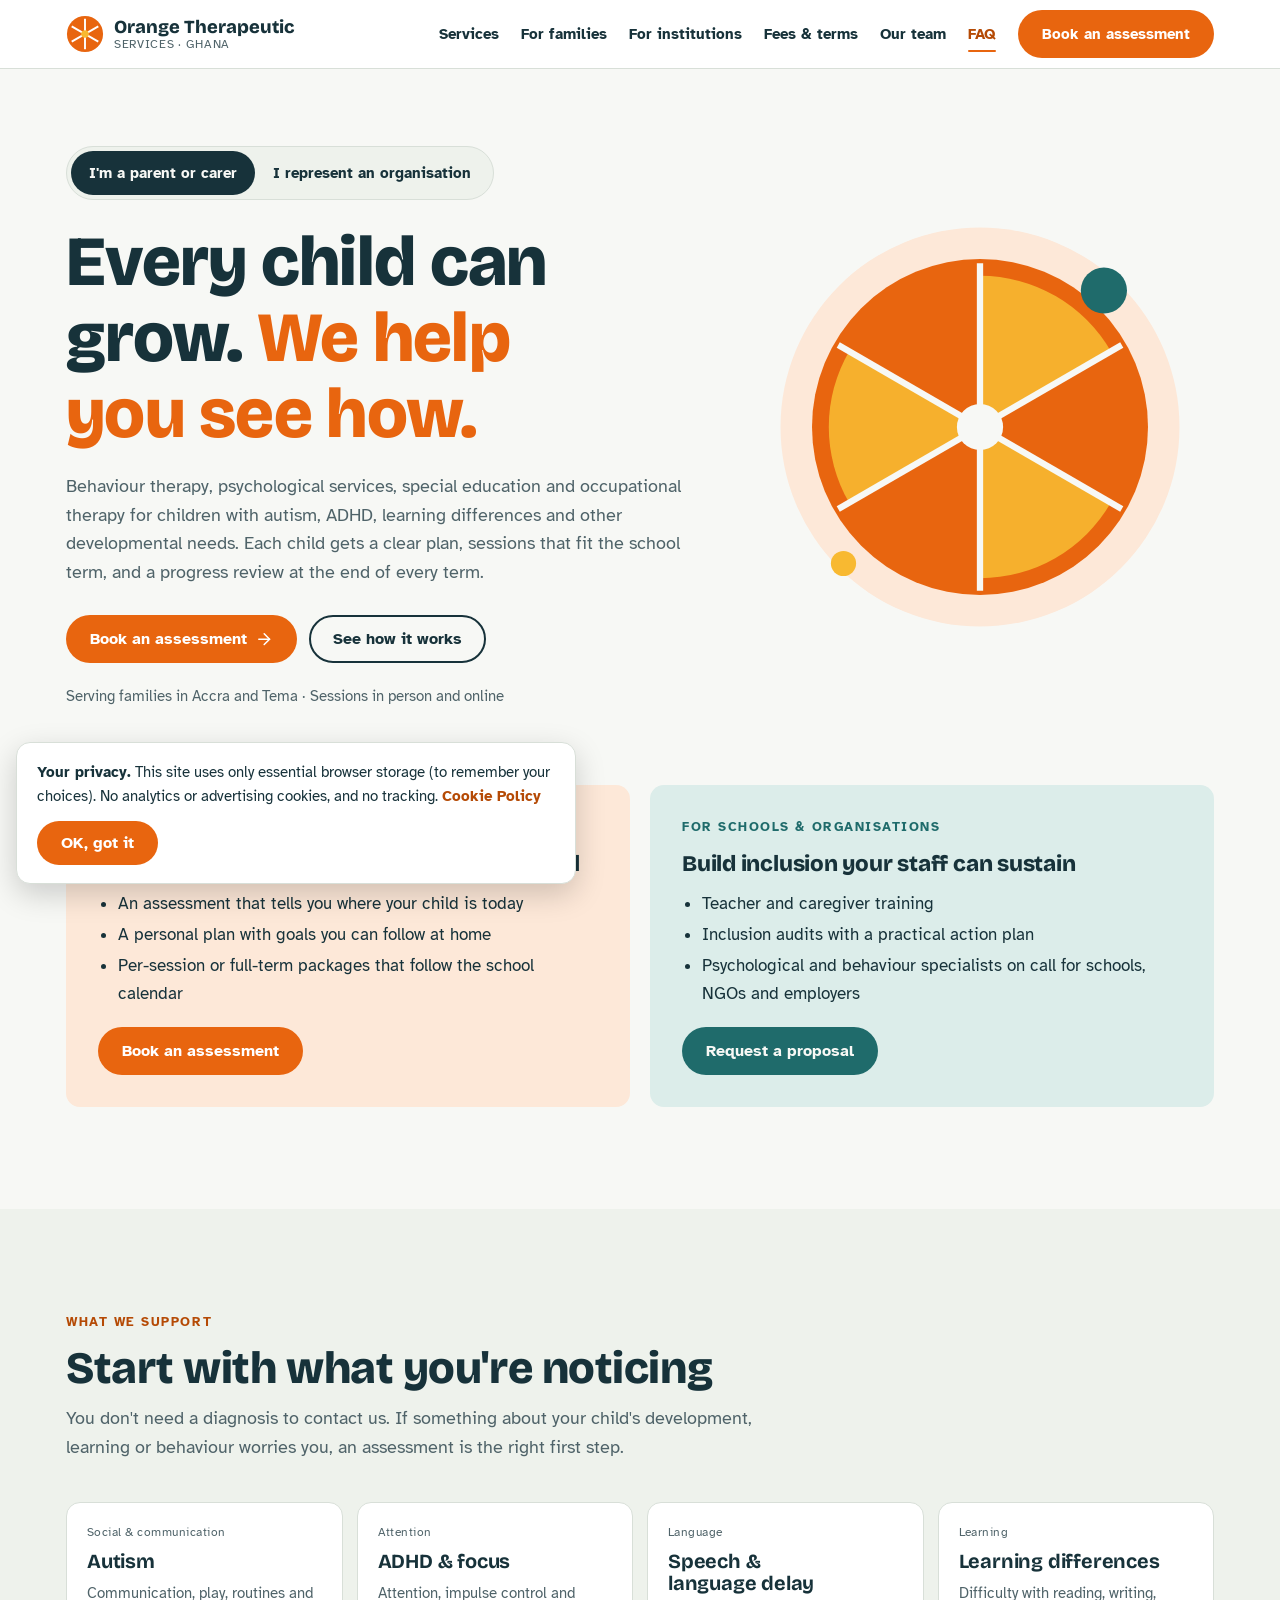
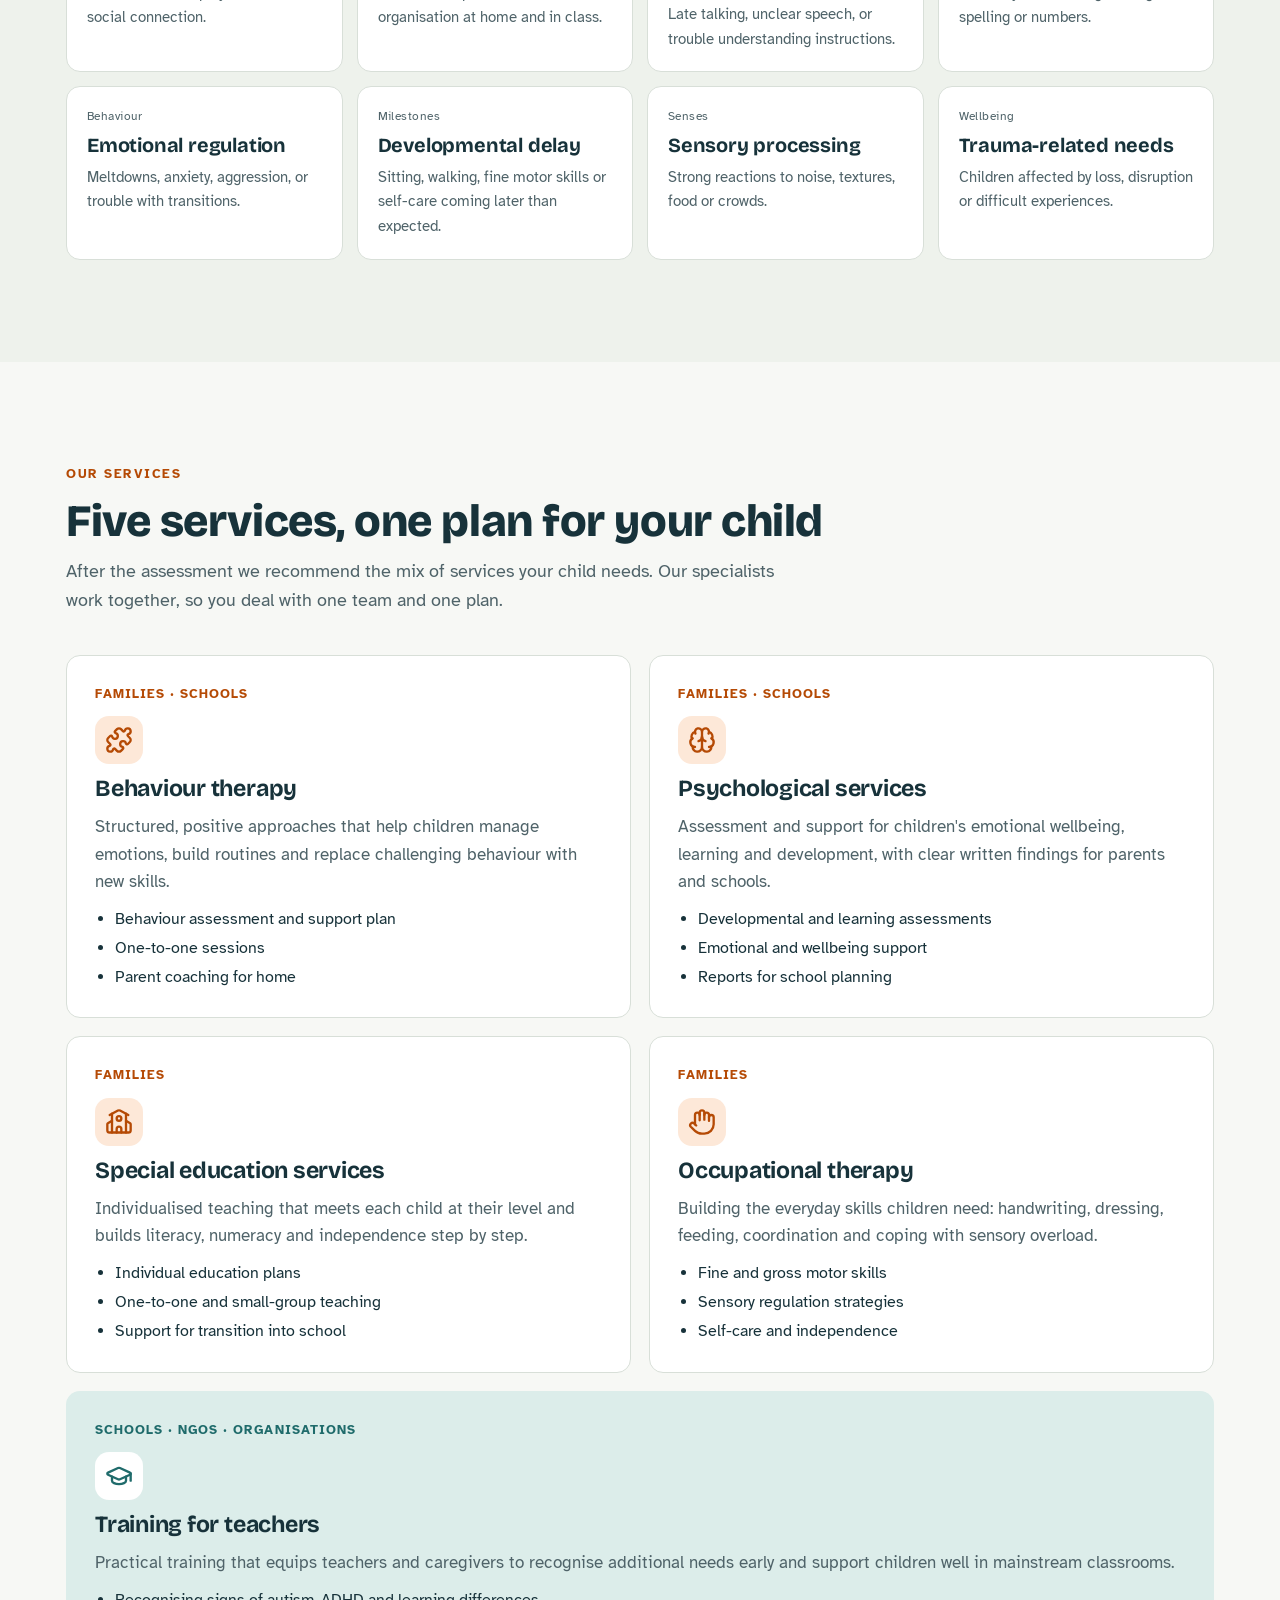
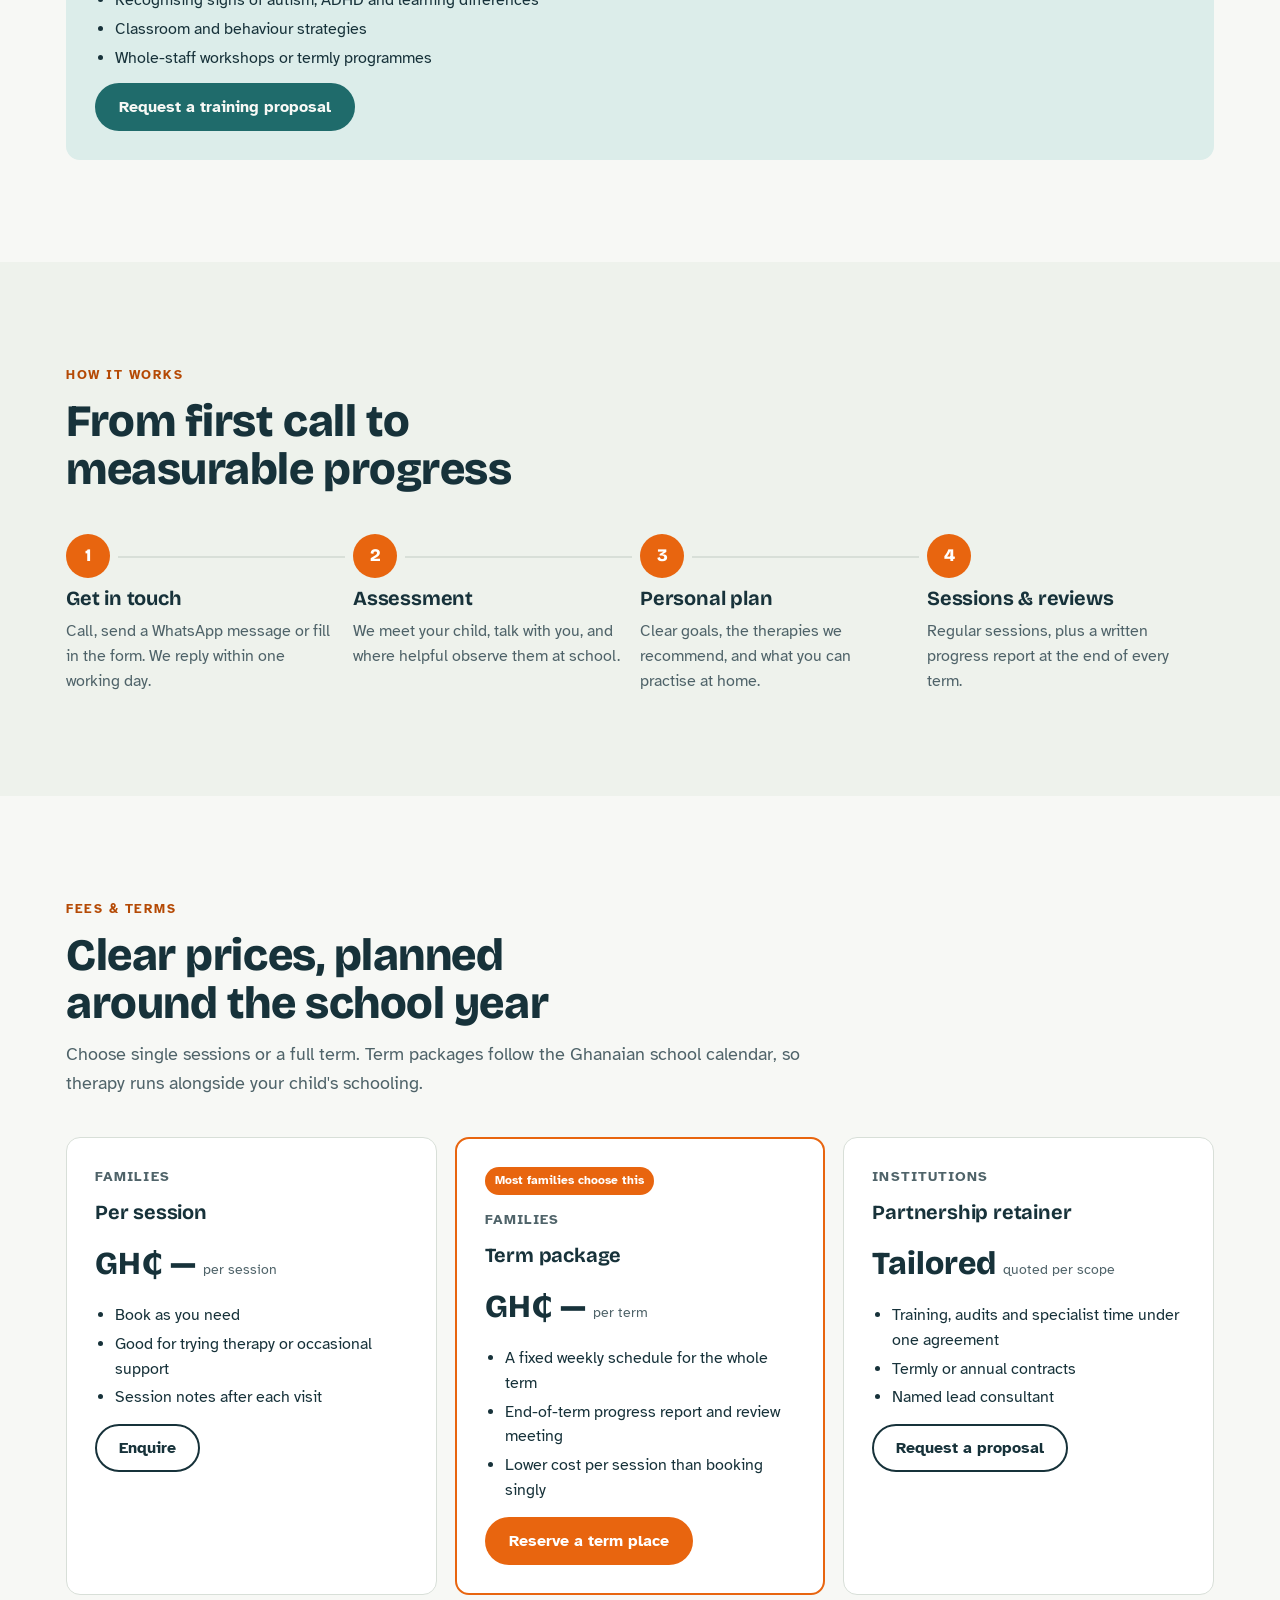
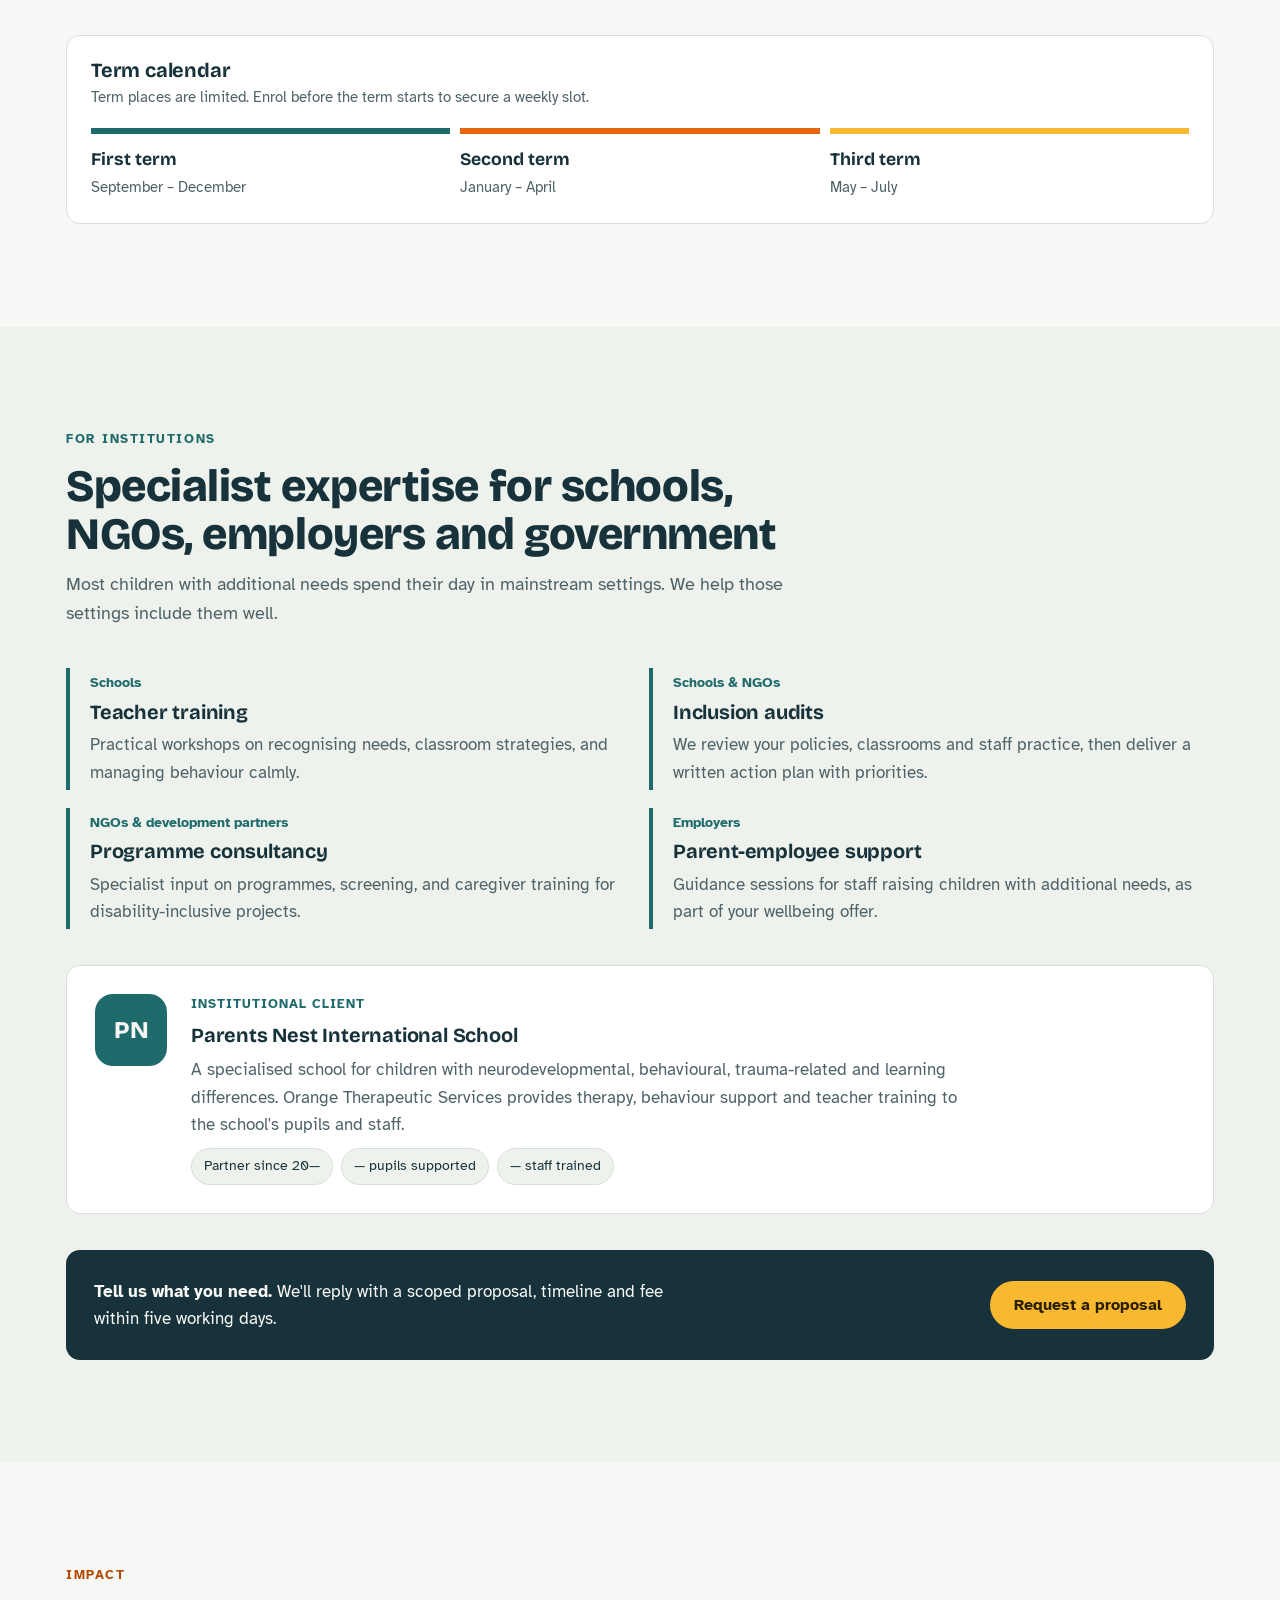
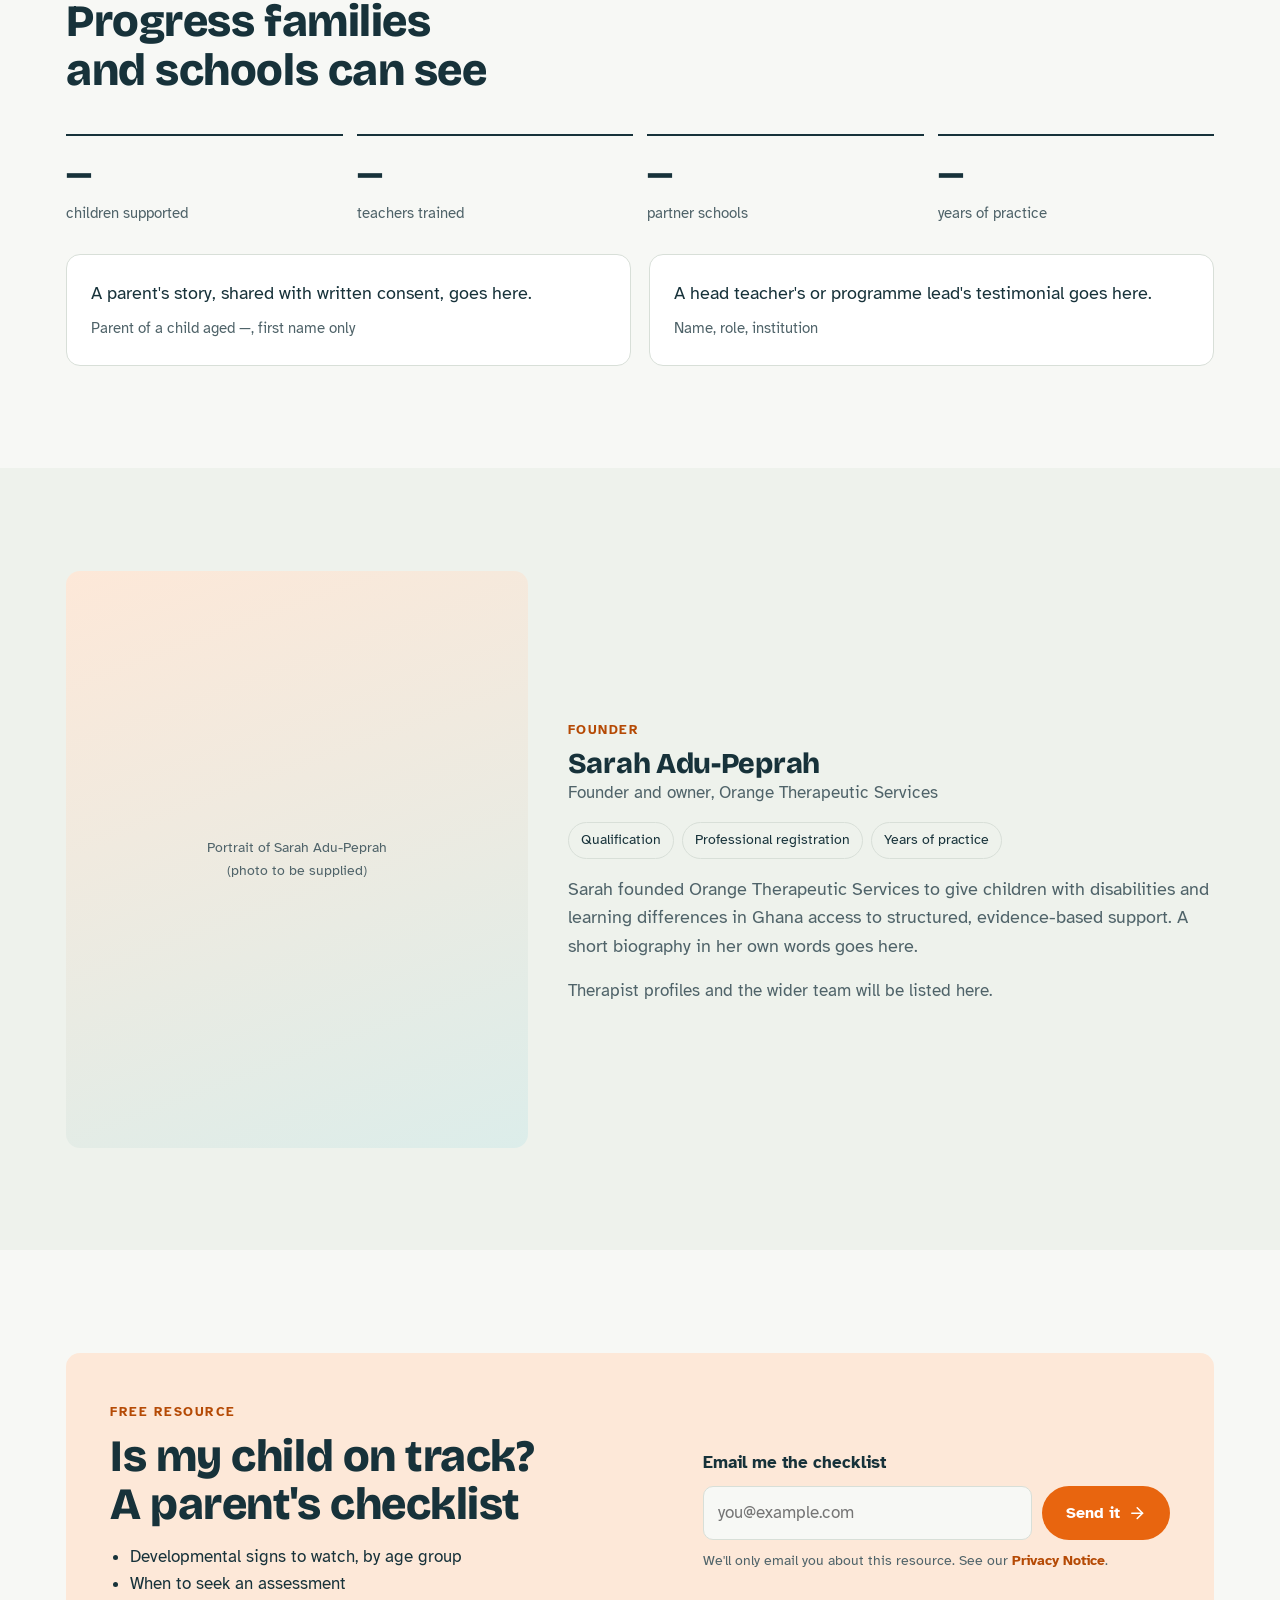
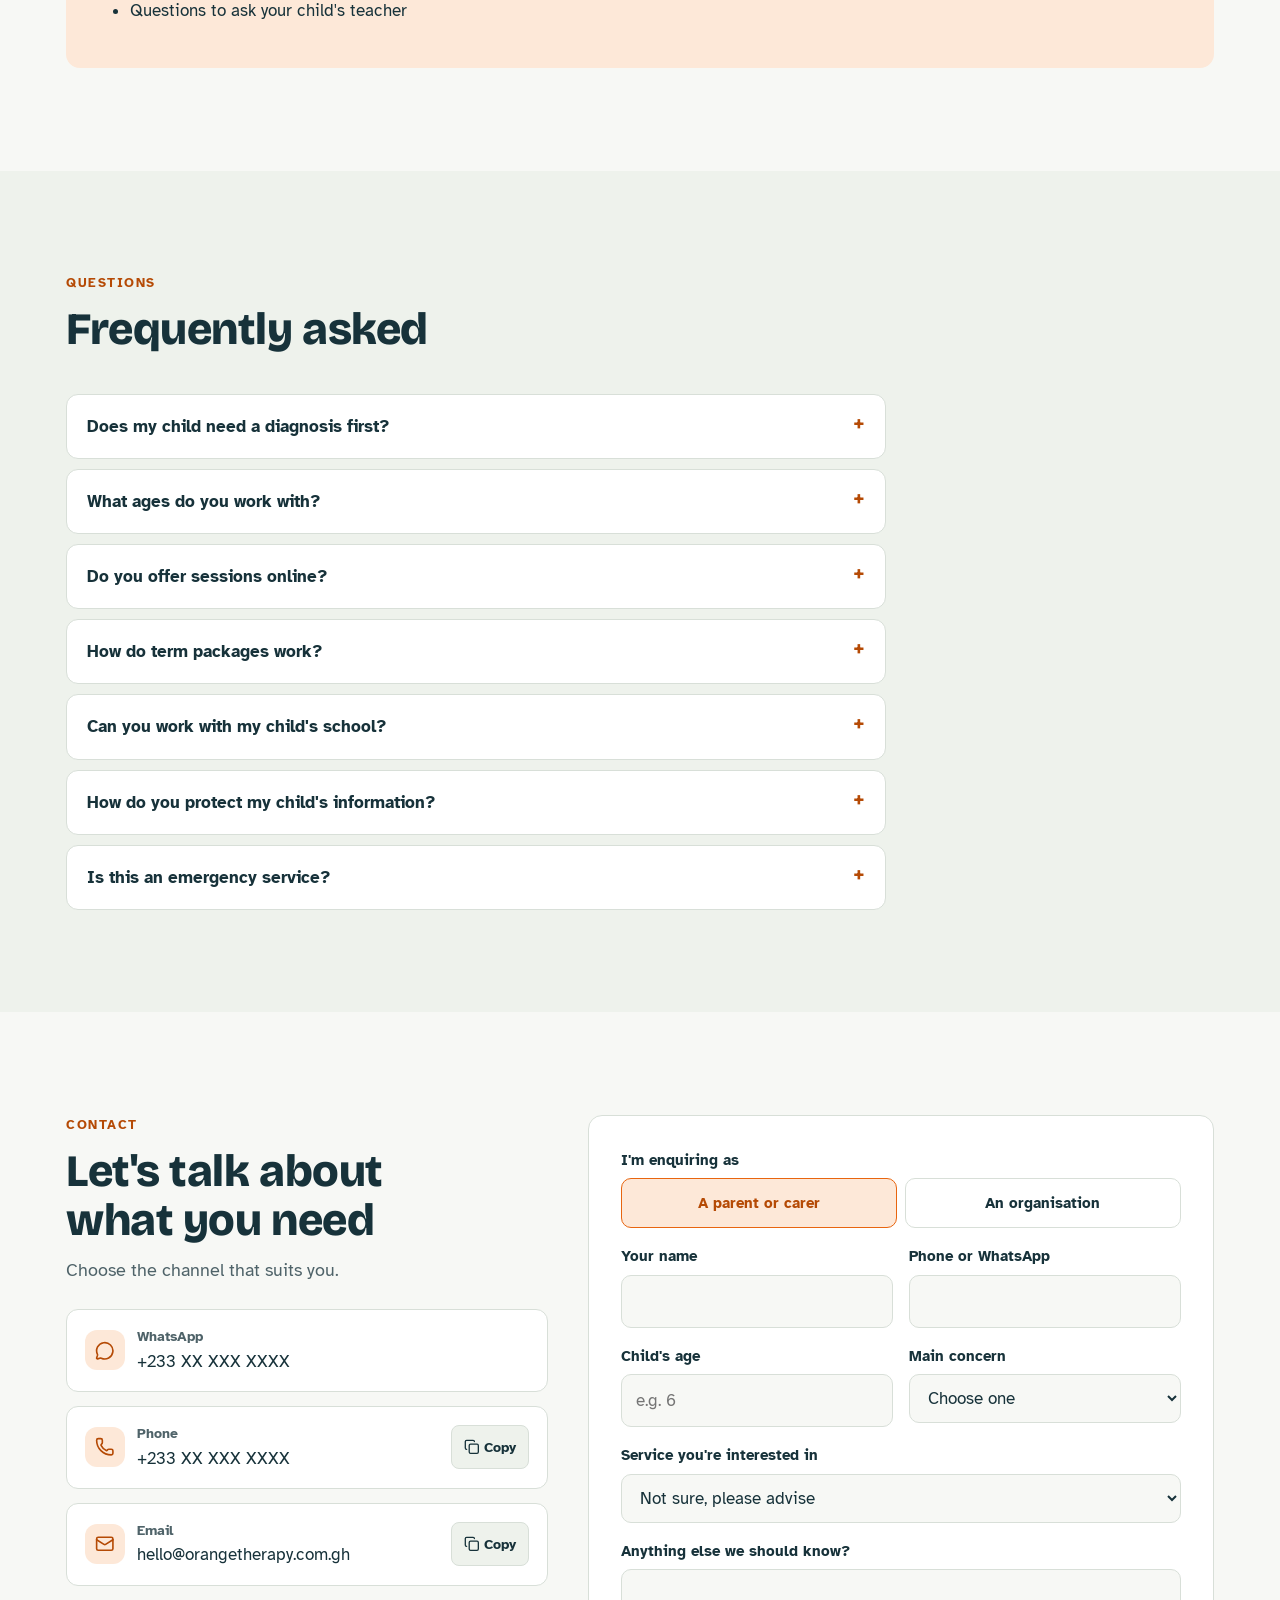
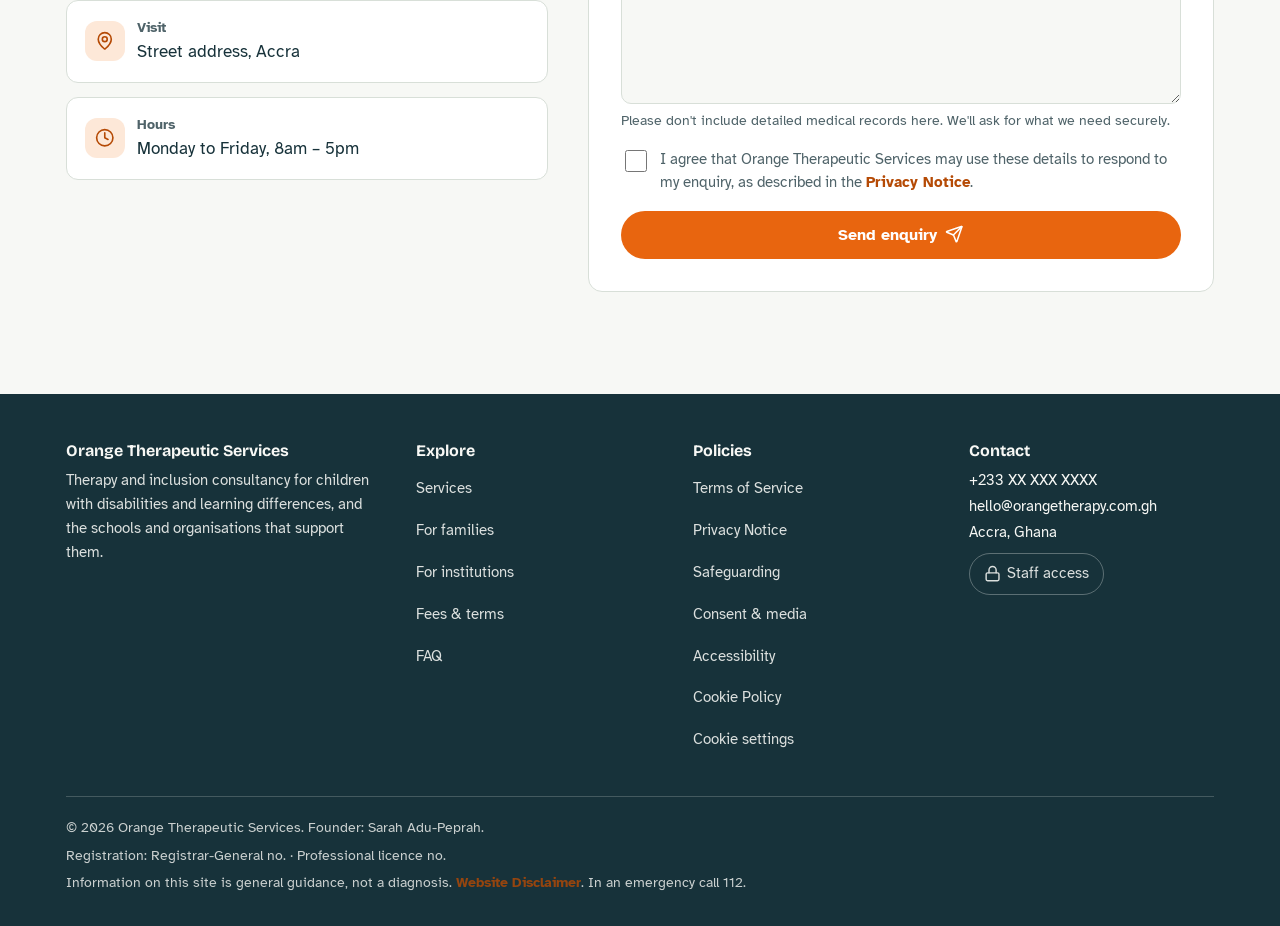
<file: index.html>
<!doctype html>
<html lang="en-GH">
<head>
<meta charset="utf-8">
<meta name="viewport" content="width=device-width, initial-scale=1, viewport-fit=cover">
<title>Orange Therapeutic Services | Child therapy &amp; inclusion consultancy, Accra</title>
<meta name="description" content="Behaviour therapy, psychological services, special education, occupational therapy and teacher training for children with disabilities and learning differences in Ghana. For families and institutions.">
<meta http-equiv="Content-Security-Policy" content="default-src 'self'; script-src 'self'; style-src 'self' 'unsafe-inline'; img-src 'self' data: https:; font-src 'self'; connect-src 'self' https://vekihiypdosshilpjaie.supabase.co; form-action 'self'; base-uri 'self'; object-src 'none'">
<meta name="referrer" content="strict-origin-when-cross-origin">
<meta name="theme-color" content="#E8650F">
<link rel="canonical" href="https://frank-peprah.github.io/orange-therapeutic-services/">
<link rel="icon" href="assets/favicon.svg" type="image/svg+xml">
<link rel="apple-touch-icon" href="assets/apple-touch-icon.png">
<link rel="manifest" href="site.webmanifest">
<meta property="og:type" content="website">
<meta property="og:site_name" content="Orange Therapeutic Services">
<meta property="og:title" content="Orange Therapeutic Services: every child can grow">
<meta property="og:description" content="Therapy and inclusion consultancy for children with disabilities and learning differences in Ghana, for families, schools and organisations.">
<meta property="og:url" content="https://frank-peprah.github.io/orange-therapeutic-services/">
<meta property="og:image" content="https://frank-peprah.github.io/orange-therapeutic-services/assets/og-image.png">
<meta property="og:image:width" content="1200">
<meta property="og:image:height" content="630">
<meta property="og:locale" content="en_GH">
<meta name="twitter:card" content="summary_large_image">
<link rel="preload" href="assets/fonts/bricolage-grotesque-latin-opsz-normal.woff2" as="font" type="font/woff2" crossorigin>
<link rel="preload" href="assets/fonts/atkinson-hyperlegible-latin-400-normal.woff2" as="font" type="font/woff2" crossorigin>
<link rel="stylesheet" href="assets/vendor/notyf-3.10.0.min.css">
<link rel="stylesheet" href="assets/css/site.css">
<script type="application/ld+json" id="ld">
{"@context":"https://schema.org","@type":"MedicalBusiness","name":"Orange Therapeutic Services","url":"https://frank-peprah.github.io/orange-therapeutic-services/","logo":"https://frank-peprah.github.io/orange-therapeutic-services/assets/apple-touch-icon.png","image":"https://frank-peprah.github.io/orange-therapeutic-services/assets/og-image.png","description":"Behaviour therapy, psychological services, special education, occupational therapy and teacher training for children with disabilities and learning differences.","founder":{"@type":"Person","name":"Sarah Adu-Peprah"},"areaServed":[{"@type":"City","name":"Accra"},{"@type":"City","name":"Tema"}],"address":{"@type":"PostalAddress","addressLocality":"Accra","addressCountry":"GH"},"knowsAbout":["Behaviour therapy","Psychological assessment","Special education","Occupational therapy","Teacher training","Autism","ADHD","Learning differences"],"currenciesAccepted":"GHS"}
</script>
</head>
<body>
<a class="skip" href="#main">Skip to content</a>

<header class="site">
  <div class="wrap nav">
    <a class="brand" href="./" aria-label="Orange Therapeutic Services home">
      <svg width="38" height="38" viewBox="0 0 40 40" aria-hidden="true"><circle cx="20" cy="20" r="19" fill="var(--orange)"/><g stroke="var(--surface)" stroke-width="2"><line x1="20" y1="4" x2="20" y2="36"/><line x1="6" y1="12" x2="34" y2="28"/><line x1="6" y1="28" x2="34" y2="12"/></g><circle cx="20" cy="20" r="4" fill="var(--sun)"/></svg>
      <span>Orange Therapeutic<small>Services · Ghana</small></span>
    </a>
    <button class="menu-btn" id="menuBtn" type="button" aria-controls="navLinks" aria-expanded="false" aria-label="Open menu">
      <svg class="i i-lg i-open" aria-hidden="true"><use href="assets/icons.svg#i-menu"/></svg><svg class="i i-lg i-close" aria-hidden="true"><use href="assets/icons.svg#i-x"/></svg>
    </button>
    <nav class="links" id="navLinks" data-open="false" aria-label="Main">
      <a href="#services"><span>Services</span><svg class="i i-chev" aria-hidden="true"><use href="assets/icons.svg#i-chevron-right"/></svg></a>
      <a href="#families"><span>For families</span><svg class="i i-chev" aria-hidden="true"><use href="assets/icons.svg#i-chevron-right"/></svg></a>
      <a href="#institutions"><span>For institutions</span><svg class="i i-chev" aria-hidden="true"><use href="assets/icons.svg#i-chevron-right"/></svg></a>
      <a href="#fees"><span>Fees &amp; terms</span><svg class="i i-chev" aria-hidden="true"><use href="assets/icons.svg#i-chevron-right"/></svg></a>
      <a href="#team"><span>Our team</span><svg class="i i-chev" aria-hidden="true"><use href="assets/icons.svg#i-chevron-right"/></svg></a>
      <a href="#faq"><span>FAQ</span><svg class="i i-chev" aria-hidden="true"><use href="assets/icons.svg#i-chevron-right"/></svg></a>
      <a class="btn btn-primary" href="#contact" data-pick="family">Book an assessment</a>
    </nav>
    <div class="nav-backdrop" id="navBackdrop" aria-hidden="true"></div>
  </div>
</header>

<main id="main">
<section class="hero" aria-labelledby="heroTitle">
  <div class="wrap hero-grid">
    <div>
      <div class="switch" role="group" aria-label="I am">
        <button type="button" aria-pressed="true" data-aud="fam">I'm a parent or carer</button>
        <button type="button" aria-pressed="false" data-aud="inst">I represent an organisation</button>
      </div>
      <h1 id="heroTitle">Every child can grow. <em>We help you see how.</em></h1>
      <p class="lede" id="heroLede">Behaviour therapy, psychological services, special education and occupational therapy for children with autism, ADHD, learning differences and other developmental needs. Each child gets a clear plan, sessions that fit the school term, and a progress review at the end of every term.</p>
      <div class="cta-row">
        <a class="btn btn-primary" href="#contact" id="heroPrimary" data-pick="family"><span>Book an assessment</span><svg class="i i-arrow" aria-hidden="true"><use href="assets/icons.svg#i-arrow-right"/></svg></a>
        <a class="btn btn-ghost" href="#how" id="heroSecondary">See how it works</a>
      </div>
      <p class="hero-note">Serving families in <span class="ph" data-cms="service_area">Accra and Tema</span> · Sessions in person and online</p>
    </div>
    <svg class="orange-mark" viewBox="0 0 400 400" role="img" aria-label="A stylised orange cut into segments">
      <circle cx="200" cy="200" r="190" fill="var(--orange-soft)"/>
      <g class="seg">
        <circle cx="200" cy="200" r="160" fill="var(--orange)"/>
        <g fill="var(--sun)" opacity=".9">
          <path d="M200 200 L200 56 A144 144 0 0 1 324.7 128 Z"/>
          <path d="M200 200 L324.7 272 A144 144 0 0 1 200 344 Z"/>
          <path d="M200 200 L75.3 272 A144 144 0 0 1 75.3 128 Z"/>
        </g>
        <g stroke="var(--bg)" stroke-width="6"><line x1="200" y1="44" x2="200" y2="356"/><line x1="65" y1="122" x2="335" y2="278"/><line x1="65" y1="278" x2="335" y2="122"/></g>
        <circle cx="200" cy="200" r="22" fill="var(--bg)"/>
      </g>
      <circle cx="318" cy="70" r="22" fill="var(--teal)"/>
      <circle cx="70" cy="330" r="12" fill="var(--sun)"/>
    </svg>
  </div>
</section>

<section class="band flush-top" aria-label="Who we help">
  <div class="wrap doors">
    <article class="door fam" id="families">
      <span class="eyebrow">For families</span>
      <h2 style="font-size:1.4rem">Support for your child, at home and at school</h2>
      <ul>
        <li>An assessment that tells you where your child is today</li>
        <li>A personal plan with goals you can follow at home</li>
        <li>Per-session or full-term packages that follow the school calendar</li>
      </ul>
      <a class="btn btn-primary" href="#contact" data-pick="family">Book an assessment</a>
    </article>
    <article class="door inst">
      <span class="eyebrow teal">For schools &amp; organisations</span>
      <h2 style="font-size:1.4rem">Build inclusion your staff can sustain</h2>
      <ul>
        <li>Teacher and caregiver training</li>
        <li>Inclusion audits with a practical action plan</li>
        <li>Psychological and behaviour specialists on call for schools, NGOs and employers</li>
      </ul>
      <a class="btn btn-teal" href="#contact" data-pick="institution">Request a proposal</a>
    </article>
  </div>
</section>

<section class="band sunk" id="concerns" aria-labelledby="concernsTitle">
  <div class="wrap">
    <div class="sec-head">
      <span class="eyebrow">What we support</span>
      <h2 id="concernsTitle">Start with what you're noticing</h2>
      <p class="lede">You don't need a diagnosis to contact us. If something about your child's development, learning or behaviour worries you, an assessment is the right first step.</p>
    </div>
    <div class="concerns">
      <div class="concern"><span class="tag">Social &amp; communication</span><h3>Autism</h3><p>Communication, play, routines and social connection.</p></div>
      <div class="concern"><span class="tag">Attention</span><h3>ADHD &amp; focus</h3><p>Attention, impulse control and organisation at home and in class.</p></div>
      <div class="concern"><span class="tag">Language</span><h3>Speech &amp; language delay</h3><p>Late talking, unclear speech, or trouble understanding instructions.</p></div>
      <div class="concern"><span class="tag">Learning</span><h3>Learning differences</h3><p>Difficulty with reading, writing, spelling or numbers.</p></div>
      <div class="concern"><span class="tag">Behaviour</span><h3>Emotional regulation</h3><p>Meltdowns, anxiety, aggression, or trouble with transitions.</p></div>
      <div class="concern"><span class="tag">Milestones</span><h3>Developmental delay</h3><p>Sitting, walking, fine motor skills or self-care coming later than expected.</p></div>
      <div class="concern"><span class="tag">Senses</span><h3>Sensory processing</h3><p>Strong reactions to noise, textures, food or crowds.</p></div>
      <div class="concern"><span class="tag">Wellbeing</span><h3>Trauma-related needs</h3><p>Children affected by loss, disruption or difficult experiences.</p></div>
    </div>
  </div>
</section>

<section class="band" id="services" aria-labelledby="servicesTitle">
  <div class="wrap">
    <div class="sec-head">
      <span class="eyebrow">Our services</span>
      <h2 id="servicesTitle">Five services, one plan for your child</h2>
      <p class="lede">After the assessment we recommend the mix of services your child needs. Our specialists work together, so you deal with one team and one plan.</p>
    </div>
    <div class="svc-grid">
      <article class="svc">
        <span class="svc-for">Families · Schools</span>
        <span class="svc-icon"><svg class="i i-lg" aria-hidden="true"><use href="assets/icons.svg#i-puzzle"/></svg></span>
        <h3>Behaviour therapy</h3>
        <p>Structured, positive approaches that help children manage emotions, build routines and replace challenging behaviour with new skills.</p>
        <ul><li>Behaviour assessment and support plan</li><li>One-to-one sessions</li><li>Parent coaching for home</li></ul>
      </article>
      <article class="svc">
        <span class="svc-for">Families · Schools</span>
        <span class="svc-icon"><svg class="i i-lg" aria-hidden="true"><use href="assets/icons.svg#i-brain"/></svg></span>
        <h3>Psychological services</h3>
        <p>Assessment and support for children's emotional wellbeing, learning and development, with clear written findings for parents and schools.</p>
        <ul><li>Developmental and learning assessments</li><li>Emotional and wellbeing support</li><li>Reports for school planning</li></ul>
      </article>
      <article class="svc">
        <span class="svc-for">Families</span>
        <span class="svc-icon"><svg class="i i-lg" aria-hidden="true"><use href="assets/icons.svg#i-school"/></svg></span>
        <h3>Special education services</h3>
        <p>Individualised teaching that meets each child at their level and builds literacy, numeracy and independence step by step.</p>
        <ul><li>Individual education plans</li><li>One-to-one and small-group teaching</li><li>Support for transition into school</li></ul>
      </article>
      <article class="svc">
        <span class="svc-for">Families</span>
        <span class="svc-icon"><svg class="i i-lg" aria-hidden="true"><use href="assets/icons.svg#i-hand"/></svg></span>
        <h3>Occupational therapy</h3>
        <p>Building the everyday skills children need: handwriting, dressing, feeding, coordination and coping with sensory overload.</p>
        <ul><li>Fine and gross motor skills</li><li>Sensory regulation strategies</li><li>Self-care and independence</li></ul>
      </article>
      <article class="svc svc-wide">
        <span class="svc-for">Schools · NGOs · Organisations</span>
        <span class="svc-icon"><svg class="i i-lg" aria-hidden="true"><use href="assets/icons.svg#i-graduation-cap"/></svg></span>
        <h3>Training for teachers</h3>
        <p>Practical training that equips teachers and caregivers to recognise additional needs early and support children well in mainstream classrooms.</p>
        <ul><li>Recognising signs of autism, ADHD and learning differences</li><li>Classroom and behaviour strategies</li><li>Whole-staff workshops or termly programmes</li></ul>
        <a class="btn btn-teal" href="#contact" data-pick="institution">Request a training proposal</a>
      </article>
    </div>
  </div>
</section>

<section class="band sunk" id="how" aria-labelledby="howTitle">
  <div class="wrap">
    <div class="sec-head">
      <span class="eyebrow">How it works</span>
      <h2 id="howTitle">From first call to measurable progress</h2>
    </div>
    <ol class="steps">
      <li class="step"><h3>Get in touch</h3><p>Call, send a WhatsApp message or fill in the form. We reply within <span class="ph" data-cms="reply_time">one working day</span>.</p></li>
      <li class="step"><h3>Assessment</h3><p>We meet your child, talk with you, and where helpful observe them at school.</p></li>
      <li class="step"><h3>Personal plan</h3><p>Clear goals, the therapies we recommend, and what you can practise at home.</p></li>
      <li class="step"><h3>Sessions &amp; reviews</h3><p>Regular sessions, plus a written progress report at the end of every term.</p></li>
    </ol>
  </div>
</section>

<section class="band" id="fees" aria-labelledby="feesTitle">
  <div class="wrap">
    <div class="sec-head">
      <span class="eyebrow">Fees &amp; terms</span>
      <h2 id="feesTitle">Clear prices, planned around the school year</h2>
      <p class="lede">Choose single sessions or a full term. Term packages follow the Ghanaian school calendar, so therapy runs alongside your child's schooling.</p>
    </div>
    <div class="plans">
      <div class="plan">
        <span class="who">Families</span>
        <h3>Per session</h3>
        <div class="price"><span class="ph" data-cms="fee_session">GH₵ —</span> <small>per session</small></div>
        <ul><li>Book as you need</li><li>Good for trying therapy or occasional support</li><li>Session notes after each visit</li></ul>
        <a class="btn btn-ghost" href="#contact" data-pick="family">Enquire</a>
      </div>
      <div class="plan feature">
        <span class="badge">Most families choose this</span>
        <span class="who">Families</span>
        <h3>Term package</h3>
        <div class="price"><span class="ph" data-cms="fee_term">GH₵ —</span> <small>per term</small></div>
        <ul><li>A fixed weekly schedule for the whole term</li><li>End-of-term progress report and review meeting</li><li>Lower cost per session than booking singly</li></ul>
        <a class="btn btn-primary" href="#contact" data-pick="family">Reserve a term place</a>
      </div>
      <div class="plan">
        <span class="who">Institutions</span>
        <h3>Partnership retainer</h3>
        <div class="price">Tailored <small>quoted per scope</small></div>
        <ul><li>Training, audits and specialist time under one agreement</li><li>Termly or annual contracts</li><li>Named lead consultant</li></ul>
        <a class="btn btn-ghost" href="#contact" data-pick="institution">Request a proposal</a>
      </div>
    </div>
    <div class="terms">
      <h3>Term calendar</h3>
      <p>Term places are limited. Enrol before the term starts to secure a weekly slot.</p>
      <div class="rail">
        <div class="term"><b>First term</b><span class="ph" data-cms="term1">September – December</span></div>
        <div class="term"><b>Second term</b><span class="ph" data-cms="term2">January – April</span></div>
        <div class="term"><b>Third term</b><span class="ph" data-cms="term3">May – July</span></div>
      </div>
    </div>
  </div>
</section>

<section class="band sunk" id="institutions" aria-labelledby="instTitle">
  <div class="wrap">
    <div class="sec-head">
      <span class="eyebrow teal">For institutions</span>
      <h2 id="instTitle">Specialist expertise for schools, NGOs, employers and government</h2>
      <p class="lede">Most children with additional needs spend their day in mainstream settings. We help those settings include them well.</p>
    </div>
    <div class="inst-grid">
      <div class="offer"><span class="for">Schools</span><h3>Teacher training</h3><p>Practical workshops on recognising needs, classroom strategies, and managing behaviour calmly.</p></div>
      <div class="offer"><span class="for">Schools &amp; NGOs</span><h3>Inclusion audits</h3><p>We review your policies, classrooms and staff practice, then deliver a written action plan with priorities.</p></div>
      <div class="offer"><span class="for">NGOs &amp; development partners</span><h3>Programme consultancy</h3><p>Specialist input on programmes, screening, and caregiver training for disability-inclusive projects.</p></div>
      <div class="offer"><span class="for">Employers</span><h3>Parent-employee support</h3><p>Guidance sessions for staff raising children with additional needs, as part of your wellbeing offer.</p></div>
    </div>
    <div class="client">
      <div class="client-mark" aria-hidden="true">PN</div>
      <div class="client-body">
        <span class="svc-for" style="color:var(--teal)">Institutional client</span>
        <h3>Parents Nest International School</h3>
        <p>A specialised school for children with neurodevelopmental, behavioural, trauma-related and learning differences. Orange Therapeutic Services provides <span class="ph" data-cms="pn_services">therapy, behaviour support and teacher training</span> to the school's pupils and staff.</p>
        <div class="chips"><span class="ph" data-cms="pn_since">Partner since 20—</span><span class="ph" data-cms="pn_pupils">— pupils supported</span><span class="ph" data-cms="pn_staff">— staff trained</span></div>
      </div>
    </div>
    <div class="inst-cta">
      <p><strong>Tell us what you need.</strong> We'll reply with a scoped proposal, timeline and fee within <span class="ph" data-cms="proposal_turnaround">five working days</span>.</p>
      <a class="btn btn-sun" href="#contact" data-pick="institution">Request a proposal</a>
    </div>
  </div>
</section>

<section class="band" id="impact" aria-labelledby="impactTitle">
  <div class="wrap">
    <div class="sec-head">
      <span class="eyebrow">Impact</span>
      <h2 id="impactTitle">Progress families and schools can see</h2>
    </div>
    <div class="stats">
      <div class="stat"><b class="ph" data-cms="stat_children">—</b><span>children supported</span></div>
      <div class="stat"><b class="ph" data-cms="stat_teachers">—</b><span>teachers trained</span></div>
      <div class="stat"><b class="ph" data-cms="stat_schools">—</b><span>partner schools</span></div>
      <div class="stat"><b class="ph" data-cms="stat_years">—</b><span>years of practice</span></div>
    </div>
    <div class="stories">
      <figure class="story"><blockquote class="ph" data-cms="testimonial_parent">A parent's story, shared with written consent, goes here.</blockquote><figcaption class="ph" data-cms="testimonial_parent_cite">Parent of a child aged —, first name only</figcaption></figure>
      <figure class="story"><blockquote class="ph" data-cms="testimonial_inst">A head teacher's or programme lead's testimonial goes here.</blockquote><figcaption class="ph" data-cms="testimonial_inst_cite">Name, role, institution</figcaption></figure>
    </div>
  </div>
</section>

<section class="band sunk" id="team" aria-labelledby="teamTitle">
  <div class="wrap team">
    <div class="portrait" id="portrait">Portrait of Sarah Adu-Peprah<br>(photo to be supplied)</div>
    <div>
      <span class="eyebrow">Founder</span>
      <h2 id="teamTitle" style="font-size:1.8rem;margin-top:6px">Sarah Adu-Peprah</h2>
      <p class="muted">Founder and owner, Orange Therapeutic Services</p>
      <div class="chips"><span class="ph" data-cms="founder_qualification">Qualification</span><span class="ph" data-cms="founder_registration">Professional registration</span><span class="ph" data-cms="founder_years">Years of practice</span></div>
      <p class="lede ph" data-cms="founder_bio">Sarah founded Orange Therapeutic Services to give children with disabilities and learning differences in Ghana access to structured, evidence-based support. A short biography in her own words goes here.</p>
      <p class="muted" style="margin-top:16px">Therapist profiles and the wider team will be listed here.</p>
    </div>
  </div>
</section>

<section class="band" aria-labelledby="resTitle">
  <div class="wrap">
    <div class="res">
      <div>
        <span class="eyebrow">Free resource</span>
        <h2 id="resTitle" style="margin-top:8px">Is my child on track? A parent's checklist</h2>
        <ul><li>Developmental signs to watch, by age group</li><li>When to seek an assessment</li><li>Questions to ask your child's teacher</li></ul>
      </div>
      <form class="inline-form" id="resForm" novalidate>
        <label for="resEmail" style="flex-basis:100%;font-weight:700">Email me the checklist</label>
        <input id="resEmail" name="email" type="email" placeholder="you@example.com" autocomplete="email" required>
        <button class="btn btn-primary" type="submit" id="resBtn"><svg class="i spin" aria-hidden="true"><use href="assets/icons.svg#i-loader-circle"/></svg><span class="lbl">Send it</span><svg class="i i-arrow" aria-hidden="true"><use href="assets/icons.svg#i-arrow-right"/></svg></button>
        <p class="hint" id="resMsg" role="status" style="flex-basis:100%">We'll only email you about this resource. See our <a href="legal.html#privacy-notice">Privacy Notice</a>.</p>
      </form>
    </div>
  </div>
</section>

<section class="band sunk" id="faq" aria-labelledby="faqTitle">
  <div class="wrap">
    <div class="sec-head"><span class="eyebrow">Questions</span><h2 id="faqTitle">Frequently asked</h2></div>
    <div class="faq">
      <details><summary>Does my child need a diagnosis first?</summary><p>No. Many families come to us with a concern rather than a diagnosis. The assessment helps clarify your child's needs and the next steps.</p></details>
      <details><summary>What ages do you work with?</summary><p>We work with children aged <span class="ph" data-cms="age_range">— to —</span>. Contact us if you're unsure whether we can help.</p></details>
      <details><summary>Do you offer sessions online?</summary><p>Yes, for some therapies and for parent coaching. Your assessment will show whether online sessions suit your child.</p></details>
      <details><summary>How do term packages work?</summary><p>You reserve a fixed weekly slot for the whole school term. At the end of the term you receive a written progress report and meet with us to plan the next term.</p></details>
      <details><summary>Can you work with my child's school?</summary><p>Yes. With your permission we can observe your child at school and share strategies with their teachers so support is consistent.</p></details>
      <details><summary>How do you protect my child's information?</summary><p>We collect only what we need, store it securely, and never share it without your written consent, except where a child's safety requires it. Read our <a href="legal.html#privacy-notice">Privacy Notice</a> and <a href="legal.html#safeguarding-policy">Safeguarding Statement</a>.</p></details>
      <details><summary>Is this an emergency service?</summary><p>No. If a child is in danger or there is a medical emergency, call 112 or go to the nearest hospital emergency department.</p></details>
    </div>
  </div>
</section>

<section class="band" id="contact" aria-labelledby="contactTitle">
  <div class="wrap contact">
    <div>
      <div class="sec-head" style="margin-bottom:24px">
        <span class="eyebrow">Contact</span>
        <h2 id="contactTitle">Let's talk about what you need</h2>
        <p class="lede">Choose the channel that suits you.</p>
      </div>
      <div class="channels">
        <div class="channel"><div class="ch-main"><span class="ch-ico"><svg class="i" aria-hidden="true"><use href="assets/icons.svg#i-message-circle"/></svg></span><div><b>WhatsApp</b><span class="ph" id="waNum" data-cms="whatsapp">+233 XX XXX XXXX</span></div></div><a class="btn btn-wa" data-wa href="#contact" hidden>Chat now</a></div>
        <div class="channel"><div class="ch-main"><span class="ch-ico"><svg class="i" aria-hidden="true"><use href="assets/icons.svg#i-phone"/></svg></span><div><b>Phone</b><span class="ph" id="telNum" data-cms="phone">+233 XX XXX XXXX</span></div></div><button class="copy" type="button" data-copy="telNum" aria-label="Copy phone number"><svg class="i" aria-hidden="true"><use href="assets/icons.svg#i-copy"/></svg> Copy</button></div>
        <div class="channel"><div class="ch-main"><span class="ch-ico"><svg class="i" aria-hidden="true"><use href="assets/icons.svg#i-mail"/></svg></span><div><b>Email</b><span class="ph" id="mailAddr" data-cms="email">hello@orangetherapy.com.gh</span></div></div><button class="copy" type="button" data-copy="mailAddr" aria-label="Copy email address"><svg class="i" aria-hidden="true"><use href="assets/icons.svg#i-copy"/></svg> Copy</button></div>
        <div class="channel"><div class="ch-main"><span class="ch-ico"><svg class="i" aria-hidden="true"><use href="assets/icons.svg#i-map-pin"/></svg></span><div><b>Visit</b><span class="ph" data-cms="address">Street address, Accra</span></div></div></div>
        <div class="channel"><div class="ch-main"><span class="ch-ico"><svg class="i" aria-hidden="true"><use href="assets/icons.svg#i-clock"/></svg></span><div><b>Hours</b><span class="ph" data-cms="hours">Monday to Friday, 8am – 5pm</span></div></div></div>
      </div>
    </div>

    <form class="enquiry" id="enquiry" novalidate>
      <div class="field">
        <span class="label" id="typeLabel">I'm enquiring as</span>
        <div class="seg-ctl" role="radiogroup" aria-labelledby="typeLabel">
          <label><input type="radio" name="type" id="t-family" value="family" checked><span>A parent or carer</span></label>
          <label><input type="radio" name="type" id="t-inst" value="institution"><span>An organisation</span></label>
        </div>
      </div>
      <div class="two">
        <div class="field"><label for="name">Your name</label><input id="name" name="name" autocomplete="name" maxlength="120" required aria-describedby="name-err"><span class="err-msg" id="name-err" role="alert"><svg class="i" aria-hidden="true"><use href="assets/icons.svg#i-circle-alert"/></svg>Please tell us your name.</span></div>
        <div class="field"><label for="phone">Phone or WhatsApp</label><input id="phone" name="phone" type="tel" inputmode="tel" autocomplete="tel" maxlength="30" required aria-describedby="phone-err"><span class="err-msg" id="phone-err" role="alert"><svg class="i" aria-hidden="true"><use href="assets/icons.svg#i-circle-alert"/></svg>Enter a phone or WhatsApp number we can reach.</span></div>
      </div>
      <div id="famFields" class="two">
        <div class="field"><label for="age">Child's age</label><input id="age" name="age" inputmode="numeric" maxlength="20" placeholder="e.g. 6"></div>
        <div class="field"><label for="concern">Main concern</label>
          <select id="concern" name="concern"><option value="">Choose one</option><option>Autism</option><option>ADHD &amp; focus</option><option>Speech &amp; language</option><option>Learning differences</option><option>Emotional regulation</option><option>Developmental delay</option><option>Sensory processing</option><option>Trauma-related needs</option><option>Not sure yet</option></select></div>
        <div class="field full"><label for="service">Service you're interested in</label>
          <select id="service" name="service"><option value="">Not sure, please advise</option><option>Behaviour therapy</option><option>Psychological services</option><option>Special education services</option><option>Occupational therapy</option></select></div>
      </div>
      <div id="instFields" class="two" hidden>
        <div class="field"><label for="org">Organisation</label><input id="org" name="org" autocomplete="organization" maxlength="160" aria-describedby="org-err"><span class="err-msg" id="org-err" role="alert"><svg class="i" aria-hidden="true"><use href="assets/icons.svg#i-circle-alert"/></svg>Please add your organisation’s name.</span></div>
        <div class="field"><label for="need">What do you need?</label>
          <select id="need" name="need"><option value="">Choose one</option><option>Teacher training</option><option>Inclusion audit</option><option>Programme consultancy</option><option>Parent-employee support</option><option>Something else</option></select></div>
      </div>
      <div class="field"><label for="msg">Anything else we should know?</label><textarea id="msg" name="msg" rows="4" maxlength="2000"></textarea><span class="hint">Please don't include detailed medical records here. We'll ask for what we need securely.</span></div>
      <div class="hp" aria-hidden="true"><label for="website">Leave this empty</label><input id="website" name="website" tabindex="-1" autocomplete="off"></div>
      <label class="consent" id="consentLabel"><input type="checkbox" id="consent" name="consent"><span>I agree that Orange Therapeutic Services may use these details to respond to my enquiry, as described in the <a href="legal.html#privacy-notice">Privacy Notice</a>.</span></label>
      <p class="error" id="formErr" role="alert" hidden></p>
      <button class="btn btn-primary" type="submit" id="sendBtn"><svg class="i spin" aria-hidden="true"><use href="assets/icons.svg#i-loader-circle"/></svg><span class="lbl">Send enquiry</span><svg class="i i-arrow" aria-hidden="true"><use href="assets/icons.svg#i-send"/></svg></button>
      <div class="result" id="result" hidden role="status"></div>
    </form>
  </div>
</section>
</main>

<footer class="site-foot">
  <div class="wrap">
    <div class="foot">
      <div>
        <h2>Orange Therapeutic Services</h2>
        <p style="opacity:.88;max-width:40ch">Therapy and inclusion consultancy for children with disabilities and learning differences, and the schools and organisations that support them.</p>
      </div>
      <div><h2>Explore</h2><ul><li><a href="#services">Services</a></li><li><a href="#families">For families</a></li><li><a href="#institutions">For institutions</a></li><li><a href="#fees">Fees &amp; terms</a></li><li><a href="#faq">FAQ</a></li></ul></div>
      <div><h2>Policies</h2><ul>
        <li><a href="legal.html#terms-of-service">Terms of Service</a></li>
        <li><a href="legal.html#privacy-notice">Privacy Notice</a></li>
        <li><a href="legal.html#safeguarding-policy">Safeguarding</a></li>
        <li><a href="legal.html#consent-and-media-policy">Consent &amp; media</a></li>
        <li><a href="legal.html#accessibility-statement">Accessibility</a></li>
        <li><a href="legal.html#cookie-policy">Cookie Policy</a></li>
        <li><button type="button" class="linklike" data-cookie-settings>Cookie settings</button></li>
      </ul></div>
      <div><h2>Contact</h2><ul>
        <li class="ph" data-cms="phone">+233 XX XXX XXXX</li>
        <li class="ph" data-cms="email">hello@orangetherapy.com.gh</li>
        <li class="ph" data-cms="city">Accra, Ghana</li>
        <li><a class="staff-link" href="admin/" rel="nofollow"><svg class="i" aria-hidden="true"><use href="assets/icons.svg#i-lock"/></svg>Staff access</a></li>
      </ul></div>
    </div>
    <div class="legal-line">
      <span>© <span id="year">2026</span> Orange Therapeutic Services. Founder: Sarah Adu-Peprah.</span>
      <span>Registration: <span class="ph" data-cms="registration_numbers">Registrar-General no. · Professional licence no.</span></span>
      <span>Information on this site is general guidance, not a diagnosis. <a href="legal.html#website-disclaimer">Website Disclaimer</a>. In an emergency call 112.</span>
    </div>
  </div>
</footer>

<a class="wa-fab" id="waFab" href="#contact" hidden aria-label="Chat with us on WhatsApp">
  <svg width="24" height="24" viewBox="0 0 24 24" aria-hidden="true"><path fill="currentColor" d="M12 2a10 10 0 0 0-8.6 15.1L2 22l5-1.3A10 10 0 1 0 12 2zm0 18.2a8.2 8.2 0 0 1-4.2-1.2l-.3-.2-3 .8.8-2.9-.2-.3A8.2 8.2 0 1 1 12 20.2zm4.5-6.1c-.2-.1-1.5-.7-1.7-.8s-.4-.1-.6.1-.7.8-.8 1-.3.2-.5.1a6.7 6.7 0 0 1-3.3-2.9c-.3-.4.3-.4.8-1.4.1-.2 0-.3 0-.5l-.8-1.8c-.2-.5-.4-.4-.6-.4h-.5a1 1 0 0 0-.7.3 3 3 0 0 0-.9 2.2 5.2 5.2 0 0 0 1.1 2.7 11.8 11.8 0 0 0 4.5 4c1.7.7 2.3.8 3.2.6a2.7 2.7 0 0 0 1.8-1.2 2.2 2.2 0 0 0 .1-1.3c0-.1-.2-.2-.4-.3z"/></svg>
  <span>WhatsApp us</span>
</a>

<button class="to-top" id="toTop" type="button" aria-label="Back to top"><svg class="i" aria-hidden="true"><use href="assets/icons.svg#i-arrow-up"/></svg></button>

<div class="cookie" id="cookie" role="region" aria-label="Cookie notice" hidden>
  <p><strong>Your privacy.</strong> This site uses only essential browser storage (to remember your choices). No analytics or advertising cookies, and no tracking. <a href="legal.html#cookie-policy">Cookie Policy</a></p>
  <div class="cta-row"><button type="button" class="btn btn-primary" id="cookieOk">OK, got it</button></div>
</div>

<script src="assets/js/config.js"></script>
<script src="assets/vendor/notyf-3.10.0.min.js"></script>
<script src="assets/js/site.js"></script>
</body>
</html>
</file>
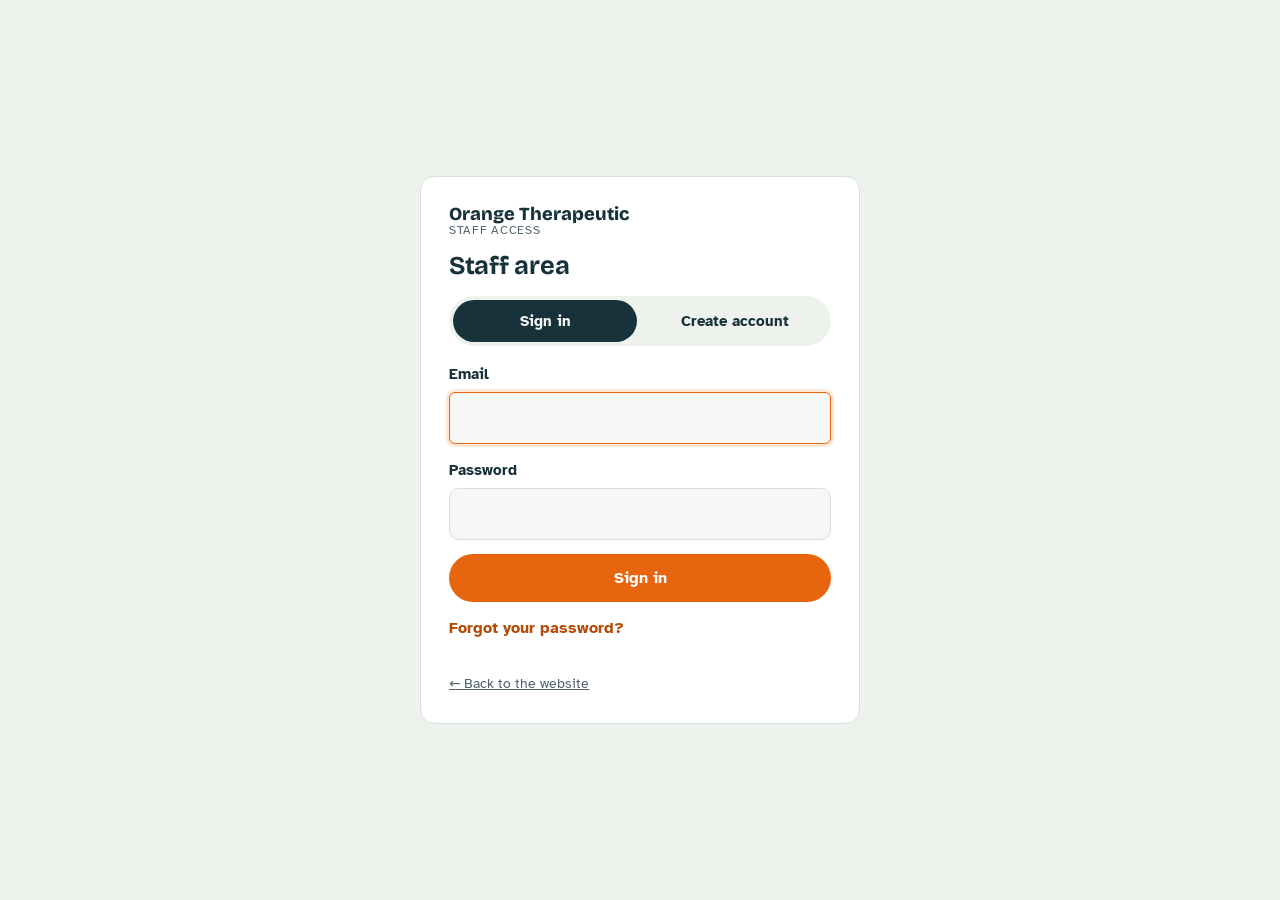
<file: admin/index.html>
<!doctype html>
<html lang="en-GH">
<head>
<meta charset="utf-8">
<meta name="viewport" content="width=device-width, initial-scale=1, viewport-fit=cover">
<title>Staff Access | Orange Therapeutic Services</title>
<meta name="robots" content="noindex, nofollow">
<meta http-equiv="Content-Security-Policy" content="default-src 'self'; script-src 'self'; style-src 'self' 'unsafe-inline'; img-src 'self' data: https:; font-src 'self'; connect-src 'self' https://vekihiypdosshilpjaie.supabase.co wss://vekihiypdosshilpjaie.supabase.co; form-action 'self'; base-uri 'self'; object-src 'none'">
<meta name="referrer" content="no-referrer">
<link rel="icon" href="../assets/favicon.svg" type="image/svg+xml">
<link rel="stylesheet" href="../assets/vendor/notyf-3.10.0.min.css">
<link rel="stylesheet" href="../assets/css/admin.css">
</head>
<body class="admin">
<div id="app" aria-live="polite"><div class="auth"><p class="muted">Loading staff area…</p></div></div>
<noscript><p style="padding:24px">The staff area needs JavaScript enabled.</p></noscript>
<script src="../assets/js/config.js"></script>
<script src="../assets/vendor/supabase-2.117.3.js"></script>
<script src="../assets/vendor/marked-18.1.0.umd.js"></script>
<script src="../assets/vendor/purify-3.4.16.min.js"></script>
<script src="../assets/vendor/diff-9.0.0.min.js"></script>
<script src="../assets/vendor/notyf-3.10.0.min.js"></script>
<script src="../assets/js/admin.js"></script>
</body>
</html>
</file>
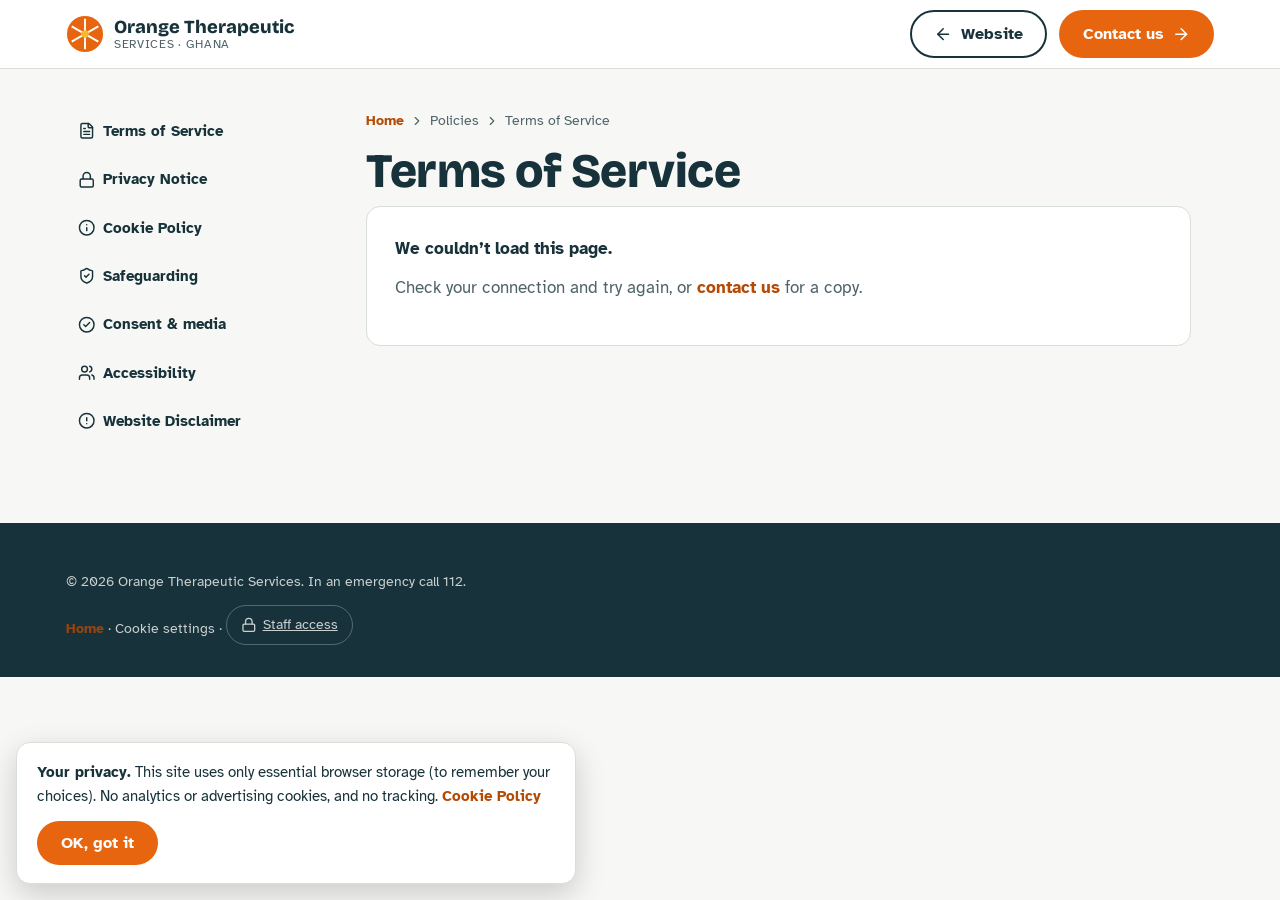
<file: legal.html>
<!doctype html>
<html lang="en-GH">
<head>
<meta charset="utf-8">
<meta name="viewport" content="width=device-width, initial-scale=1, viewport-fit=cover">
<title>Policies &amp; Terms | Orange Therapeutic Services</title>
<meta name="description" content="Terms of Service, Privacy Notice, Safeguarding Statement and other policies of Orange Therapeutic Services, Ghana.">
<meta http-equiv="Content-Security-Policy" content="default-src 'self'; script-src 'self'; style-src 'self' 'unsafe-inline'; img-src 'self' data: https:; font-src 'self'; connect-src 'self' https://vekihiypdosshilpjaie.supabase.co; form-action 'self'; base-uri 'self'; object-src 'none'">
<meta name="referrer" content="strict-origin-when-cross-origin">
<meta name="theme-color" content="#E8650F">
<link rel="canonical" href="https://frank-peprah.github.io/orange-therapeutic-services/legal.html">
<link rel="icon" href="assets/favicon.svg" type="image/svg+xml">
<link rel="stylesheet" href="assets/vendor/notyf-3.10.0.min.css">
<link rel="stylesheet" href="assets/css/site.css">
</head>
<body>
<a class="skip" href="#doc">Skip to content</a>
<header class="site">
  <div class="wrap nav">
    <a class="brand" href="./" aria-label="Orange Therapeutic Services home">
      <svg width="38" height="38" viewBox="0 0 40 40" aria-hidden="true"><circle cx="20" cy="20" r="19" fill="var(--orange)"/><g stroke="var(--surface)" stroke-width="2"><line x1="20" y1="4" x2="20" y2="36"/><line x1="6" y1="12" x2="34" y2="28"/><line x1="6" y1="28" x2="34" y2="12"/></g><circle cx="20" cy="20" r="4" fill="var(--sun)"/></svg>
      <span>Orange Therapeutic<small>Services · Ghana</small></span>
    </a>
    <div class="cta-row"><a class="btn btn-ghost" href="./"><svg class="i" aria-hidden="true"><use href="assets/icons.svg#i-arrow-left"/></svg><span>Website</span></a><a class="btn btn-primary" href="./#contact"><span>Contact us</span><svg class="i i-arrow" aria-hidden="true"><use href="assets/icons.svg#i-arrow-right"/></svg></a></div>
  </div>
</header>

<main class="wrap legal-wrap">
  <nav class="legal-nav" id="legalNav" aria-label="Policies">
    <a href="#terms-of-service"><svg class="i" aria-hidden="true"><use href="assets/icons.svg#i-file-text"/></svg><span>Terms of Service</span></a>
    <a href="#privacy-notice"><svg class="i" aria-hidden="true"><use href="assets/icons.svg#i-lock"/></svg><span>Privacy Notice</span></a>
    <a href="#cookie-policy"><svg class="i" aria-hidden="true"><use href="assets/icons.svg#i-info"/></svg><span>Cookie Policy</span></a>
    <a href="#safeguarding-policy"><svg class="i" aria-hidden="true"><use href="assets/icons.svg#i-shield-check"/></svg><span>Safeguarding</span></a>
    <a href="#consent-and-media-policy"><svg class="i" aria-hidden="true"><use href="assets/icons.svg#i-circle-check"/></svg><span>Consent &amp; media</span></a>
    <a href="#accessibility-statement"><svg class="i" aria-hidden="true"><use href="assets/icons.svg#i-users"/></svg><span>Accessibility</span></a>
    <a href="#website-disclaimer"><svg class="i" aria-hidden="true"><use href="assets/icons.svg#i-circle-alert"/></svg><span>Website Disclaimer</span></a>
  </nav>
  <article class="doc" id="doc" tabindex="-1" aria-live="polite">
    <p class="muted">Loading…</p>
  </article>
</main>

<footer class="site-foot">
  <div class="wrap">
    <div class="legal-line" style="margin-top:0;border-top:0;padding-top:0">
      <span>© <span id="year">2026</span> Orange Therapeutic Services. In an emergency call 112.</span>
      <span><a href="./">Home</a> · <button type="button" class="linklike" data-cookie-settings>Cookie settings</button> · <a class="staff-link" href="admin/" rel="nofollow"><svg class="i" aria-hidden="true"><use href="assets/icons.svg#i-lock"/></svg>Staff access</a></span>
    </div>
  </div>
</footer>

<button class="to-top" id="toTop" type="button" aria-label="Back to top"><svg class="i" aria-hidden="true"><use href="assets/icons.svg#i-arrow-up"/></svg></button>

<div class="cookie" id="cookie" role="region" aria-label="Cookie notice" hidden>
  <p><strong>Your privacy.</strong> This site uses only essential browser storage (to remember your choices). No analytics or advertising cookies, and no tracking. <a href="#cookie-policy">Cookie Policy</a></p>
  <div class="cta-row"><button type="button" class="btn btn-primary" id="cookieOk">OK, got it</button></div>
</div>

<script src="assets/js/config.js"></script>
<script src="assets/vendor/marked-18.1.0.umd.js"></script>
<script src="assets/vendor/purify-3.4.16.min.js"></script>
<script src="assets/vendor/notyf-3.10.0.min.js"></script>
<script src="assets/js/site.js"></script>
<script src="assets/js/legal.js"></script>
</body>
</html>
</file>
<file: assets/css/site.css>
@import url("../vendor/open-props-easings-1.7.23.min.css");
/* Orange Therapeutic Services — public site styles
   Layout: two-door site (Families / Institutions) — calm, legible base with one bold orange "segment" motif */

@font-face{font-family:"Bricolage Grotesque";font-style:normal;font-weight:200 800;font-display:swap;src:url(../fonts/bricolage-grotesque-latin-opsz-normal.woff2) format("woff2-variations"),url(../fonts/bricolage-grotesque-latin-opsz-normal.woff2) format("woff2")}
@font-face{font-family:"Atkinson Hyperlegible";font-style:normal;font-weight:400;font-display:swap;src:url(../fonts/atkinson-hyperlegible-latin-400-normal.woff2) format("woff2")}
@font-face{font-family:"Atkinson Hyperlegible";font-style:italic;font-weight:400;font-display:swap;src:url(../fonts/atkinson-hyperlegible-latin-400-italic.woff2) format("woff2")}
@font-face{font-family:"Atkinson Hyperlegible";font-style:normal;font-weight:700;font-display:swap;src:url(../fonts/atkinson-hyperlegible-latin-700-normal.woff2) format("woff2")}

:root{
  --bg:#F7F8F5; --surface:#FFFFFF; --sunk:#EEF2EC;
  --ink:#17323A; --muted:#4F6369; --line:#D8DFD8;
  --orange:#E8650F; --orange-ink:#B54A05; --orange-soft:#FDE8D8;
  --sun:#F8B931; --teal:#1F6B6B; --teal-soft:#DCEDEA;
  --on-orange:#FFFFFF; --on-sun:#2A1E00;
  --f-display:"Bricolage Grotesque","Trebuchet MS",system-ui,sans-serif;
  --f-body:"Atkinson Hyperlegible","Segoe UI",system-ui,sans-serif;
  --r:14px; --max:1180px;
  color-scheme:light;
}
@media (prefers-color-scheme: dark){:root:not([data-theme="light"]){
  --bg:#0F1D21; --surface:#152A30; --sunk:#12252A;
  --ink:#EAF1EE; --muted:#A6B8B6; --line:#28434A;
  --orange:#FF8436; --orange-ink:#FFA066; --orange-soft:#3A2414;
  --sun:#F8C452; --teal:#6FC2BC; --teal-soft:#1B3B3D; --on-orange:#1A0E05;
  color-scheme:dark}}
:root[data-theme="dark"]{
  --bg:#0F1D21; --surface:#152A30; --sunk:#12252A;
  --ink:#EAF1EE; --muted:#A6B8B6; --line:#28434A;
  --orange:#FF8436; --orange-ink:#FFA066; --orange-soft:#3A2414;
  --sun:#F8C452; --teal:#6FC2BC; --teal-soft:#1B3B3D; --on-orange:#1A0E05;
  color-scheme:dark}

*{box-sizing:border-box}
html{scroll-behavior:smooth;-webkit-text-size-adjust:100%}
@media (prefers-reduced-motion: reduce){html{scroll-behavior:auto}*{transition:none!important;animation:none!important}}
body{margin:0;background:var(--bg);color:var(--ink);font-family:var(--f-body);font-size:1.0625rem;line-height:1.6}
img{max-width:100%;height:auto}
[hidden]{display:none!important}
a{color:inherit}
:focus-visible{outline:3px solid var(--orange);outline-offset:3px;border-radius:6px}
h1,h2,h3{font-family:var(--f-display);line-height:1.08;text-wrap:balance;margin:0;letter-spacing:-.01em}
h2{font-size:clamp(1.8rem,1.2rem + 2.4vw,2.8rem);font-weight:800}
h3{font-size:1.25rem;font-weight:700}
p{margin:0}
.wrap{max-width:var(--max);margin:0 auto;padding-left:max(16px,env(safe-area-inset-left,0px));padding-right:max(16px,env(safe-area-inset-right,0px))}
.band{padding-block:clamp(56px,8vw,104px)}
.band.flush-top{padding-top:0}
.sunk{background:var(--sunk)}
.eyebrow{font-size:.8rem;font-weight:700;letter-spacing:.12em;text-transform:uppercase;color:var(--orange-ink)}
.eyebrow.teal{color:var(--teal)}
.lede{color:var(--muted);font-size:1.125rem;max-width:62ch}
.muted{color:var(--muted)}
.sec-head{display:grid;gap:12px;margin-bottom:40px;max-width:760px}
.skip{position:absolute;left:-999px;top:8px;background:var(--surface);padding:8px 14px;z-index:99}
.skip:focus{left:16px}
/* Placeholder stripes show only in staff review mode (?review=1) */
.review-mode .ph{background:repeating-linear-gradient(135deg,transparent 0 6px,color-mix(in srgb,var(--sun) 30%,transparent) 6px 12px);border-bottom:2px dashed var(--sun);padding:0 3px;border-radius:3px}

/* Buttons */
.btn{display:inline-flex;align-items:center;justify-content:center;gap:8px;min-height:48px;padding:0 22px;border-radius:999px;font:700 1rem var(--f-body);text-decoration:none;border:2px solid transparent;cursor:pointer;transition:transform .15s,background .15s}
.btn:hover{transform:translateY(-1px)}
.btn[disabled]{opacity:.6;cursor:wait;transform:none}
.btn-primary{background:var(--orange);color:var(--on-orange)}
.btn-primary:hover{background:var(--orange-ink)}
.btn-ghost{border-color:var(--ink);color:var(--ink);background:transparent}
.btn-ghost:hover{background:var(--sunk)}
.btn-teal{background:var(--teal);color:var(--bg)}
.btn-sun{background:var(--sun);color:var(--on-sun)}
.btn-wa{background:#1F8A4C;color:#fff}


/* Header */
body::before{content:"";position:fixed;inset:0 0 auto;height:env(safe-area-inset-top,0px);z-index:60;background:var(--surface)}
header.site{position:sticky;top:env(safe-area-inset-top,0px);z-index:50;background:var(--surface);border-bottom:1px solid var(--line)}
.nav{display:flex;align-items:center;justify-content:space-between;gap:16px;min-height:68px;position:relative}
.brand{display:flex;align-items:center;gap:10px;text-decoration:none;font-family:var(--f-display);font-weight:800;font-size:1.15rem;line-height:1.05}
.brand small{display:block;font-family:var(--f-body);font-weight:400;font-size:.72rem;color:var(--muted);letter-spacing:.06em;text-transform:uppercase}
.links{display:flex;align-items:center;gap:22px}
.links a:not(.btn){position:relative}
.links a:not(.btn)::after{content:"";position:absolute;left:0;right:0;bottom:4px;height:2px;border-radius:2px;background:var(--orange);transform:scaleX(0);transform-origin:left;transition:transform .35s var(--ease-out-3,ease)}
.links a:not(.btn):hover::after,.links a[aria-current="true"]::after{transform:scaleX(1)}
.links a[aria-current="true"]{color:var(--orange-ink)}
.links a{text-decoration:none;font-weight:700;font-size:.95rem;padding-block:10px}
.links a.btn{padding:0 22px}
.links a:not(.btn):hover{color:var(--orange-ink)}
.menu-btn{display:none;background:none;border:2px solid var(--line);border-radius:10px;width:48px;height:48px;color:var(--ink);cursor:pointer}
@media (max-width:920px){
  .menu-btn{display:inline-grid;place-items:center}
  .links{position:absolute;top:100%;left:0;right:0;flex-direction:column;align-items:stretch;gap:0;background:var(--surface);border-bottom:1px solid var(--line);padding:8px max(16px,env(safe-area-inset-right,0px)) 18px max(16px,env(safe-area-inset-left,0px))}
  .links[data-open="false"]{display:none}
  .links a{padding:14px 4px;border-bottom:1px solid var(--line)}
  .links a.btn{margin-top:14px;border-bottom:0}
}

/* Hero */
.hero{padding-block:clamp(40px,6vw,80px);overflow:hidden}
.hero-grid{display:grid;grid-template-columns:1.15fr .85fr;gap:48px;align-items:center}
.switch{display:inline-flex;background:var(--sunk);border:1px solid var(--line);border-radius:999px;padding:4px;margin-bottom:24px;max-width:100%}
.switch button{border:0;background:transparent;color:var(--ink);font:700 .95rem var(--f-body);padding:10px 18px;border-radius:999px;cursor:pointer;min-height:44px}
.switch button[aria-pressed="true"]{background:var(--ink);color:var(--bg)}
.hero h1{font-size:clamp(2.4rem,1.4rem + 4.6vw,4.4rem);font-weight:800;margin-bottom:20px}
.hero h1 em{font-style:normal;color:var(--orange)}
.hero .lede{margin-bottom:28px}
.cta-row{display:flex;flex-wrap:wrap;gap:12px}
.hero-note{margin-top:22px;font-size:.92rem;color:var(--muted)}
.orange-mark{width:100%;max-width:420px;justify-self:center;aspect-ratio:1}
.orange-mark .seg{transform-origin:200px 200px;animation:settle .9s cubic-bezier(.2,.8,.2,1) both}
@keyframes settle{from{transform:rotate(-14deg) scale(.96)}to{transform:none}}
@media (max-width:860px){.hero-grid{grid-template-columns:1fr;gap:28px}.orange-mark{max-width:200px;order:-1}}

/* Doors */
.doors{display:grid;grid-template-columns:1fr 1fr;gap:20px}
.door{border-radius:var(--r);padding:32px;display:grid;gap:14px;align-content:start}
.door.fam{background:var(--orange-soft)}
.door.inst{background:var(--teal-soft)}
.door ul{margin:0;padding-left:20px;display:grid;gap:4px}
.door .btn{justify-self:start;margin-top:6px}
@media (max-width:760px){.doors{grid-template-columns:1fr}.door{padding:24px}}

/* Concerns */
.concerns{display:grid;grid-template-columns:repeat(4,1fr);gap:14px}
.concern{background:var(--surface);border:1px solid var(--line);border-radius:var(--r);padding:20px;display:grid;gap:8px;align-content:start}
.concern .tag{font-size:.78rem;color:var(--muted);letter-spacing:.04em}
.concern p{color:var(--muted);font-size:.96rem}
@media (max-width:980px){.concerns{grid-template-columns:repeat(2,1fr)}}
@media (max-width:520px){.concerns{gap:10px}.concern{padding:14px;gap:4px}.concern h3{font-size:1.02rem}.concern p{font-size:.86rem;line-height:1.45}.concern .tag{font-size:.72rem}}

/* Services */
.svc-grid{display:grid;grid-template-columns:repeat(2,1fr);gap:18px}
.svc{background:var(--surface);border:1px solid var(--line);border-radius:var(--r);padding:28px;display:grid;gap:12px;align-content:start}
.svc h3{font-size:1.45rem}
.svc p{color:var(--muted)}
.svc ul{margin:0;padding-left:20px;display:grid;gap:4px;font-size:.97rem}
.svc-for{font-size:.8rem;font-weight:700;letter-spacing:.08em;text-transform:uppercase;color:var(--orange-ink)}
.svc-wide{grid-column:1/-1;background:var(--teal-soft);border-color:transparent}
.svc-wide .svc-for{color:var(--teal)}
.svc-wide .btn{justify-self:start}
@media (max-width:760px){.svc-grid{grid-template-columns:1fr}.svc{padding:22px}}

/* Steps */
.steps{list-style:none;margin:0;padding:0;display:grid;grid-template-columns:repeat(4,1fr);counter-reset:s}
.step{padding:0 20px 0 0;display:grid;gap:10px;position:relative;align-content:start}
.step::before{counter-increment:s;content:counter(s);font-family:var(--f-display);font-weight:800;font-size:1.1rem;width:44px;height:44px;border-radius:50%;display:grid;place-items:center;background:var(--orange);color:var(--on-orange)}
.step::after{content:"";position:absolute;top:22px;left:52px;right:8px;height:2px;background:var(--line)}
.step:last-child::after{display:none}
.step p{color:var(--muted);font-size:.97rem}
@media (max-width:860px){.steps{grid-template-columns:1fr 1fr;row-gap:32px}.step::after{display:none}}
@media (max-width:480px){.steps{grid-template-columns:1fr;row-gap:20px}.step{grid-template-columns:44px 1fr;column-gap:14px;padding:0}.step::before{grid-row:span 2}}

/* Fees */
.plans{display:grid;grid-template-columns:repeat(3,1fr);gap:18px}
.plan{background:var(--surface);border:1px solid var(--line);border-radius:var(--r);padding:28px;display:grid;gap:14px;align-content:start}
.plan.feature{border:2px solid var(--orange)}
.plan .who{font-size:.85rem;font-weight:700;color:var(--muted);text-transform:uppercase;letter-spacing:.08em}
.price{font-family:var(--f-display);font-weight:800;font-size:2rem;font-variant-numeric:tabular-nums}
.price small{font-family:var(--f-body);font-size:.9rem;font-weight:400;color:var(--muted)}
.plan ul{margin:0;padding-left:20px;display:grid;gap:4px;font-size:.97rem}
.plan .btn{justify-self:start}
.badge{justify-self:start;background:var(--orange);color:var(--on-orange);font-size:.78rem;font-weight:700;padding:4px 10px;border-radius:999px}
@media (max-width:900px){.plans{grid-template-columns:1fr}}
.terms{margin-top:40px;background:var(--surface);border:1px solid var(--line);border-radius:var(--r);padding:24px}
.terms h3{margin-bottom:4px}
.terms > p{color:var(--muted);font-size:.95rem;margin-bottom:18px}
.rail{display:grid;grid-template-columns:repeat(3,1fr);gap:10px}
.term{border-top:6px solid var(--teal);padding-top:12px;display:grid;gap:2px}
.term:nth-child(2){border-color:var(--orange)}
.term:nth-child(3){border-color:var(--sun)}
.term b{font-family:var(--f-display);font-size:1.1rem}
.term span{color:var(--muted);font-size:.92rem}
@media (max-width:560px){.rail{grid-template-columns:1fr}}

/* Institutions */
.inst-grid{display:grid;grid-template-columns:repeat(2,1fr);gap:18px}
.offer{border-left:4px solid var(--teal);padding:4px 0 4px 20px;display:grid;gap:8px}
.offer p{color:var(--muted)}
.offer .for{font-size:.85rem;font-weight:700;color:var(--teal)}
@media (max-width:760px){.inst-grid{grid-template-columns:1fr}}
.client{margin-top:36px;display:grid;grid-template-columns:auto 1fr;gap:24px;align-items:start;background:var(--surface);border:1px solid var(--line);border-radius:var(--r);padding:28px}
.client-mark{width:72px;height:72px;border-radius:18px;background:var(--teal);color:var(--bg);display:grid;place-items:center;font-family:var(--f-display);font-weight:800;font-size:1.5rem}
.client-body{display:grid;gap:10px;min-width:0}
.client-body p{color:var(--muted);max-width:70ch}
@media (max-width:560px){.client{grid-template-columns:1fr;padding:22px}.client-mark{width:56px;height:56px;font-size:1.2rem}}
.chips{display:flex;flex-wrap:wrap;gap:8px}
.chips span{background:var(--sunk);border:1px solid var(--line);border-radius:999px;padding:6px 12px;font-size:.88rem}
.inst-cta{margin-top:36px;display:flex;flex-wrap:wrap;gap:16px;align-items:center;justify-content:space-between;background:var(--ink);color:var(--bg);border-radius:var(--r);padding:28px}
.inst-cta p{max-width:52ch}

/* Impact */
.stats{display:grid;grid-template-columns:repeat(4,1fr);gap:14px;margin-bottom:28px}
.stat{border-top:2px solid var(--ink);padding-top:12px}
.stat b{display:block;font-family:var(--f-display);font-size:2rem;font-weight:800;font-variant-numeric:tabular-nums}
.stat span{color:var(--muted);font-size:.93rem}
@media (max-width:760px){.stats{grid-template-columns:1fr 1fr}}
.stories{display:grid;grid-template-columns:1fr 1fr;gap:18px}
.story{background:var(--surface);border:1px solid var(--line);border-radius:var(--r);padding:24px;display:grid;gap:10px;margin:0}
.story blockquote{margin:0;font-size:1.1rem}
.story figcaption{color:var(--muted);font-size:.92rem}
@media (max-width:760px){.stories{grid-template-columns:1fr}}

/* Team */
.team{display:grid;grid-template-columns:1fr 1.4fr;gap:40px;align-items:center}
.portrait{aspect-ratio:4/5;max-width:100%;border-radius:var(--r);background:linear-gradient(160deg,var(--orange-soft),var(--teal-soft));display:grid;place-items:center;color:var(--muted);font-size:.9rem;text-align:center;padding:20px;overflow:hidden}
.portrait img{width:100%;height:100%;object-fit:cover;border-radius:var(--r)}
.portrait:has(img){padding:0}
.team h3{font-size:1.6rem}
.team .chips{margin:16px 0}
@media (max-width:760px){.team{grid-template-columns:1fr}.portrait{max-width:280px}}

/* Resource */
.res{display:grid;grid-template-columns:1.2fr 1fr;gap:32px;align-items:center;background:var(--orange-soft);border-radius:var(--r);padding:clamp(24px,4vw,44px)}
.res ul{margin:14px 0 0;padding-left:20px}
.inline-form{display:flex;flex-wrap:wrap;gap:10px}
.inline-form input{flex:1 1 220px;min-width:0}
@media (max-width:760px){.res{grid-template-columns:1fr}}

/* FAQ */
.faq{display:grid;gap:10px;max-width:820px}
.faq details{background:var(--surface);border:1px solid var(--line);border-radius:12px;padding:0 20px}
.faq summary{cursor:pointer;font-weight:700;padding:18px 0;list-style:none;display:flex;justify-content:space-between;gap:12px}
.faq summary::-webkit-details-marker{display:none}
.faq summary::after{content:"+";font-family:var(--f-display);font-size:1.4rem;line-height:1;color:var(--orange-ink)}
.faq details[open] summary::after{content:"–"}
.faq details p{padding-bottom:18px;color:var(--muted)}

/* Contact & forms */
.contact{display:grid;grid-template-columns:1fr 1.3fr;gap:40px;align-items:start}
.channels{display:grid;gap:14px}
.channel{background:var(--surface);border:1px solid var(--line);border-radius:12px;padding:16px 18px;display:flex;justify-content:space-between;align-items:center;gap:12px;flex-wrap:wrap}
.channel > div{min-width:0}
.channel b{display:block;font-size:.85rem;color:var(--muted);font-weight:700}
.copy{border:1px solid var(--line);background:var(--sunk);color:var(--ink);border-radius:8px;padding:8px 12px;font:700 .85rem var(--f-body);cursor:pointer;min-height:44px;min-width:44px}
form.enquiry{background:var(--surface);border:1px solid var(--line);border-radius:var(--r);padding:clamp(20px,3vw,32px);display:grid;gap:16px}
.field{display:grid;gap:6px;min-width:0;align-content:start}
.field label,.field .label{font-weight:700;font-size:.95rem}
.hint{font-size:.85rem;color:var(--muted)}
input,select,textarea{font:inherit;color:var(--ink);background:var(--bg);border:1.5px solid var(--line);border-radius:10px;padding:12px 14px;min-height:48px;width:100%}
input:focus,select:focus,textarea:focus{border-color:var(--orange);outline:none;box-shadow:0 0 0 3px var(--orange-soft)}
.two{display:grid;grid-template-columns:1fr 1fr;gap:16px}
.two .full{grid-column:1/-1}
@media (max-width:560px){.two{grid-template-columns:1fr}}
.seg-ctl{display:grid;grid-template-columns:1fr 1fr;gap:8px}
.seg-ctl label{border:1.5px solid var(--line);border-radius:10px;padding:12px;text-align:center;cursor:pointer;font-weight:700;min-height:48px;display:grid;place-items:center;position:relative}
.seg-ctl input{position:absolute;opacity:0;width:1px;height:1px;min-height:0}
.seg-ctl label:has(input:checked){border-color:var(--orange);background:var(--orange-soft);color:var(--orange-ink)}
.seg-ctl label:has(input:focus-visible){outline:3px solid var(--orange);outline-offset:2px}
.consent{display:flex;gap:10px;align-items:flex-start;font-size:.92rem;color:var(--muted)}
.consent input{width:22px;height:22px;min-height:0;flex:none;margin-top:2px;accent-color:var(--orange)}
.consent a{color:var(--orange-ink);font-weight:700}
.error{color:var(--orange-ink);font-size:.9rem;font-weight:700}
.result{background:var(--teal-soft);border-radius:12px;padding:18px;display:grid;gap:10px}
.result pre{white-space:pre-wrap;margin:0;font:inherit;font-size:.93rem;background:var(--surface);border-radius:8px;padding:12px}
.result .cta-row{gap:8px}
.hp{position:absolute;left:-9999px;width:1px;height:1px;overflow:hidden}
@media (max-width:860px){.contact{grid-template-columns:1fr}}

/* Footer */
footer.site-foot{background:var(--ink);color:var(--bg);padding-block:48px 32px;font-size:.93rem}
.foot{display:grid;grid-template-columns:1.3fr 1fr 1fr 1fr;gap:32px}
.foot h2{font-family:var(--f-display);margin:0 0 10px;font-size:1rem;font-weight:700;letter-spacing:0}
.foot ul{list-style:none;margin:0;padding:0;display:grid;gap:2px}
.foot a,.foot button.linklike{text-decoration:none;opacity:.88;display:inline-block;padding-block:8px;min-height:24px}
.foot a:hover,.foot button.linklike:hover{opacity:1;text-decoration:underline}
button.linklike{background:none;border:0;color:inherit;font:inherit;cursor:pointer;padding:0}
.legal-line{margin-top:36px;padding-top:20px;border-top:1px solid color-mix(in srgb,var(--bg) 25%,transparent);opacity:.8;font-size:.85rem;display:grid;gap:6px}
.staff-link{display:inline-flex!important;align-items:center;gap:6px;border:1px solid color-mix(in srgb,var(--bg) 35%,transparent);border-radius:999px;padding:8px 14px!important;margin-top:6px}
@media (max-width:860px){.foot{grid-template-columns:1fr 1fr}}
@media (max-width:520px){.foot{grid-template-columns:1fr}}

/* WhatsApp floating button */
.wa-fab{position:fixed;right:calc(16px + env(safe-area-inset-right,0px));bottom:calc(16px + env(safe-area-inset-bottom,0px));z-index:40;display:inline-flex;align-items:center;gap:8px;background:#1F8A4C;color:#fff;text-decoration:none;font-weight:700;border-radius:999px;padding:0 18px;min-height:52px;box-shadow:0 6px 20px rgba(0,0,0,.18)}
.wa-fab svg{flex:none}
@media (max-width:480px){.wa-fab span{display:none}.wa-fab{padding:0;width:56px;justify-content:center}}

/* Cookie notice */
.cookie{position:fixed;left:max(16px,env(safe-area-inset-left,0px));right:max(16px,env(safe-area-inset-right,0px));bottom:calc(16px + env(safe-area-inset-bottom,0px));z-index:70;max-width:560px;background:var(--surface);color:var(--ink);border:1px solid var(--line);border-radius:var(--r);box-shadow:0 10px 30px rgba(0,0,0,.18);padding:18px 20px;display:grid;gap:12px}
.cookie p{font-size:.93rem}
.cookie a{color:var(--orange-ink);font-weight:700}
.cookie .cta-row .btn{min-height:44px}

/* Legal page */
.legal-wrap{display:grid;grid-template-columns:260px 1fr;gap:40px;align-items:start;padding-block:40px 80px}
.legal-nav{position:sticky;top:calc(84px + env(safe-area-inset-top,0px));display:grid;gap:4px}
.legal-nav a{text-decoration:none;padding:10px 12px;border-radius:10px;font-weight:700;font-size:.95rem}
.legal-nav a[aria-current="page"]{background:var(--orange-soft);color:var(--orange-ink)}
.legal-nav a:hover{background:var(--sunk)}
.doc{min-width:0;max-width:75ch}
.doc h1{font-size:clamp(2rem,1.4rem + 2.4vw,3rem);font-weight:800;margin-bottom:8px}
.doc .meta{color:var(--muted);font-size:.92rem;margin-bottom:28px;display:flex;flex-wrap:wrap;gap:6px 16px}
.doc h2{font-size:1.35rem;margin:2em 0 .6em}
.doc h3{font-size:1.1rem;margin:1.6em 0 .5em}
.doc p,.doc li{margin:0 0 .9em}
.doc ul,.doc ol{padding-left:1.4em}
.doc blockquote{margin:0 0 1.4em;padding:14px 18px;background:var(--orange-soft);border-radius:10px}
.doc blockquote p{margin:0}
.doc .table-scroll{overflow-x:auto;margin:0 0 1.4em;border:1px solid var(--line);border-radius:10px}
.doc table{border-collapse:collapse;width:100%;font-size:.93rem}
.doc th,.doc td{text-align:left;vertical-align:top;padding:10px 12px;border-bottom:1px solid var(--line)}
.doc th{background:var(--sunk)}
.doc code{font-size:.9em;background:var(--sunk);padding:1px 5px;border-radius:5px}
.doc-state{background:var(--surface);border:1px solid var(--line);border-radius:var(--r);padding:28px;display:grid;gap:12px}
@media (max-width:860px){.legal-wrap{grid-template-columns:1fr;gap:20px;padding-top:24px}.legal-nav{position:static;display:flex;flex-wrap:wrap;gap:6px}.legal-nav a{background:var(--sunk);padding:8px 12px;font-size:.88rem}}
@media print{
  header.site,footer.site-foot,.legal-nav,.wa-fab,.cookie,.draft,.skip,.no-print{display:none!important}
  body{background:#fff;color:#000;font-size:11pt}
  .legal-wrap{display:block;padding:0}
  .doc{max-width:none}
  .doc blockquote{background:#f3f3f3}
  a{text-decoration:none}
}

/* =====================================================================
   Navigation, motion and feedback layer
   Easing tokens: Open Props (MIT). Icons: Lucide (ISC).
   ===================================================================== */
.i{width:1.15em;height:1.15em;flex:none;vertical-align:-.18em;display:inline-block}
.i-lg{width:28px;height:28px}
section[id],article[id],[id="main"]{scroll-margin-top:calc(80px + env(safe-area-inset-top,0px))}

/* Cross-page transitions (native View Transitions API; ignored by browsers without support) */
@view-transition{navigation:auto}
::view-transition-old(root){animation:.22s var(--ease-in-2,ease-in) both vt-out}
::view-transition-new(root){animation:.32s var(--ease-out-3,ease-out) both vt-in}
header.site{view-transition-name:site-header}
@keyframes vt-out{to{opacity:0;transform:translateY(-6px)}}
@keyframes vt-in{from{opacity:0;transform:translateY(10px)}}

/* Text links: animated underline */
.ulink,.doc a,.consent a,.hint a,.cookie a,.lede a,.faq a,.legal-line a:not(.staff-link),.crumbs a{color:var(--orange-ink);font-weight:700;text-decoration:none;background:linear-gradient(currentColor,currentColor) 0 100%/0 2px no-repeat;transition:background-size .3s var(--ease-out-3,ease),color .2s}
.ulink:hover,.doc a:hover,.consent a:hover,.hint a:hover,.cookie a:hover,.lede a:hover,.faq a:hover,.legal-line a:not(.staff-link):hover,.crumbs a:hover{background-size:100% 2px}
.foot a:not(.staff-link){background:linear-gradient(currentColor,currentColor) 0 calc(100% - 6px)/0 1px no-repeat;transition:background-size .3s var(--ease-out-3,ease),opacity .2s}
.foot a:not(.staff-link):hover{background-size:100% 1px;text-decoration:none}

/* Buttons: lift, press, arrow nudge, loading spinner */
.btn{transition:transform .2s var(--ease-out-3,ease),background-color .2s,box-shadow .2s,color .2s;position:relative}
.btn:hover{transform:translateY(-2px);box-shadow:0 6px 16px color-mix(in srgb,var(--ink) 14%,transparent)}
.btn:active{transform:translateY(0) scale(.97);box-shadow:none;transition-duration:.08s}
.btn .i-arrow{transition:transform .25s var(--ease-out-3,ease)}
.btn:hover .i-arrow{transform:translateX(4px)}
.btn .spin{display:none;width:18px;height:18px;animation:spin .8s linear infinite}
.btn.loading{pointer-events:none;opacity:.85}
.btn.loading .spin{display:inline-block}
.btn.loading .i-arrow{display:none}
@keyframes spin{to{transform:rotate(360deg)}}

/* Header: compact + shadow after scrolling */
header.site{transition:box-shadow .3s,background-color .3s}
header.site.scrolled{box-shadow:0 6px 24px color-mix(in srgb,var(--ink) 10%,transparent)}
.nav{transition:min-height .3s var(--ease-out-3,ease)}
header.site.scrolled .nav{min-height:60px}

/* Mobile menu: slide + fade, with backdrop */
.menu-btn .i-close{display:none}
.menu-btn[aria-expanded="true"] .i-open{display:none}
.menu-btn[aria-expanded="true"] .i-close{display:inline-block}
.nav-backdrop{position:fixed;inset:0;background:color-mix(in srgb,var(--ink) 40%,transparent);z-index:1;opacity:0;pointer-events:none;transition:opacity .3s}
.nav-backdrop.show{opacity:1;pointer-events:auto}
@media (max-width:920px){
  .menu-btn,.brand{position:relative;z-index:3}
  .links{z-index:2;display:flex!important;transform:translateY(-12px);opacity:0;visibility:hidden;transition:transform .3s var(--ease-out-3,ease),opacity .25s,visibility 0s .3s;box-shadow:0 18px 30px color-mix(in srgb,var(--ink) 15%,transparent);max-height:calc(100vh - 80px);overflow:auto}
  .links[data-open="true"]{transform:none;opacity:1;visibility:visible;transition:transform .35s var(--ease-out-3,ease),opacity .25s,visibility 0s}
  .links a:not(.btn){display:flex;align-items:center;justify-content:space-between}
  .links a:not(.btn)::after{display:none}
  .links a .i-chev{opacity:.5}
  .links a[aria-current="true"]{background:var(--orange-soft);border-radius:8px;padding-inline:10px}
}
@media (min-width:921px){.links .i-chev{display:none}}

/* Scroll reveal (only armed by JS when motion is allowed; content is visible without JS) */
@media (prefers-reduced-motion: no-preference){
  .reveal-armed .reveal{opacity:0;transform:translateY(18px);transition:opacity .6s var(--ease-out-3,ease),transform .6s var(--ease-out-3,ease);transition-delay:var(--d,0s)}
  .reveal-armed .reveal.in{opacity:1;transform:none}
}

/* Cards: gentle hover */
.concern,.svc,.plan,.channel,.door{transition:transform .25s var(--ease-out-3,ease),box-shadow .25s,border-color .25s}
.concern:hover,.svc:hover,.plan:hover,.channel:hover{transform:translateY(-3px);box-shadow:0 10px 24px color-mix(in srgb,var(--ink) 8%,transparent);border-color:color-mix(in srgb,var(--orange) 40%,var(--line))}
.svc-icon{width:48px;height:48px;border-radius:14px;display:grid;place-items:center;background:var(--orange-soft);color:var(--orange-ink)}
.svc-wide .svc-icon{background:var(--surface);color:var(--teal)}
.channel .ch-ico{width:40px;height:40px;border-radius:12px;display:grid;place-items:center;background:var(--orange-soft);color:var(--orange-ink);flex:none}
.channel .ch-main{display:flex;gap:12px;align-items:center;min-width:0}

/* FAQ open animation */
.faq summary::after{transition:transform .3s var(--ease-out-3,ease)}
.faq details[open] summary::after{content:"+";transform:rotate(45deg)}
.faq details[open] > p{animation:faqIn .35s var(--ease-out-3,ease)}
@keyframes faqIn{from{opacity:0;transform:translateY(-6px)}}

/* Forms: inline validation, shake on error */
.field .err-msg{display:none;color:var(--orange-ink);font-size:.86rem;font-weight:700;align-items:center;gap:6px}
.field.invalid .err-msg{display:flex}
.field.invalid input,.field.invalid select,.field.invalid textarea{border-color:var(--orange-ink);background:color-mix(in srgb,var(--orange-soft) 50%,var(--bg))}
.consent.invalid{color:var(--orange-ink)}
.consent.invalid input{outline:2px solid var(--orange-ink);outline-offset:2px}
.shake{animation:shake .4s var(--ease-out-3,ease)}
@keyframes shake{20%,60%{transform:translateX(-6px)}40%,80%{transform:translateX(6px)}}
input,select,textarea{transition:border-color .2s,box-shadow .2s,background-color .2s}
.field.valid input{border-color:color-mix(in srgb,#1F8A4C 55%,var(--line))}

/* Submission confirmation panel */
.confirm-panel{display:grid;gap:14px;justify-items:start;text-align:left;animation:popIn .45s var(--ease-out-3,ease)}
.confirm-panel h3{font-size:1.5rem}
.confirm-panel .ref{font-family:var(--f-display);font-weight:800;letter-spacing:.06em;background:var(--sunk);border:1px dashed var(--line);border-radius:10px;padding:8px 14px;font-variant-numeric:tabular-nums}
.confirm-panel ol{margin:0;padding-left:20px;display:grid;gap:4px;color:var(--muted)}
.tick{width:64px;height:64px}
.tick circle{fill:color-mix(in srgb,#1F8A4C 15%,transparent);stroke:#1F8A4C;stroke-width:2.5}
.tick path{fill:none;stroke:#1F8A4C;stroke-width:3.5;stroke-linecap:round;stroke-linejoin:round;stroke-dasharray:40;stroke-dashoffset:40;animation:draw .5s .2s var(--ease-out-3,ease) forwards}
@keyframes draw{to{stroke-dashoffset:0}}
@keyframes popIn{from{opacity:0;transform:scale(.96) translateY(8px)}}

/* Confirm dialog (native <dialog>) */
dialog.confirm{border:0;border-radius:18px;padding:0;width:min(440px,calc(100vw - 32px));background:var(--surface);color:var(--ink);box-shadow:0 24px 60px rgba(0,0,0,.25)}
dialog.confirm[open]{animation:dlgIn .28s var(--ease-out-3,ease)}
dialog.confirm::backdrop{background:color-mix(in srgb,#0b1a1e 55%,transparent);animation:fadeIn .25s ease}
dialog.confirm .dlg-body{padding:24px;display:grid;gap:12px}
dialog.confirm .dlg-ico{width:44px;height:44px;border-radius:12px;display:grid;place-items:center;background:var(--orange-soft);color:var(--orange-ink)}
dialog.confirm.danger .dlg-ico{background:color-mix(in srgb,#c0392b 14%,transparent);color:#b03021}
dialog.confirm h2{font-size:1.25rem;font-family:var(--f-display)}
dialog.confirm p{color:var(--muted)}
dialog.confirm .dlg-actions{display:flex;flex-wrap:wrap;gap:10px;justify-content:flex-end;padding:0 24px 24px}
dialog.confirm.danger .btn-primary{background:#b03021;color:#fff}
@keyframes dlgIn{from{opacity:0;transform:translateY(12px) scale(.97)}}
@keyframes fadeIn{from{opacity:0}}

/* Toasts (Notyf, MIT) — brand skin */
.notyf{padding:max(16px,env(safe-area-inset-top,0px)) max(16px,env(safe-area-inset-right,0px)) max(16px,env(safe-area-inset-bottom,0px)) max(16px,env(safe-area-inset-left,0px))!important;z-index:95!important}
.notyf__toast{border-radius:14px!important;box-shadow:0 12px 30px rgba(0,0,0,.18)!important;max-width:min(420px,calc(100vw - 32px))!important;font-family:var(--f-body)!important;font-weight:700}
.notyf__message{line-height:1.4}

/* Back to top */
.to-top{position:fixed;left:max(16px,env(safe-area-inset-left,0px));bottom:calc(16px + env(safe-area-inset-bottom,0px));z-index:40;width:48px;height:48px;border-radius:50%;border:1px solid var(--line);background:var(--surface);color:var(--ink);display:grid;place-items:center;cursor:pointer;box-shadow:0 6px 18px rgba(0,0,0,.12);opacity:0;transform:translateY(12px);pointer-events:none;transition:opacity .3s,transform .3s var(--ease-out-3,ease)}
.to-top.show{opacity:1;transform:none;pointer-events:auto}
.to-top:hover{transform:translateY(-2px)}
.wa-fab{transition:transform .25s var(--ease-out-3,ease),box-shadow .25s}
.wa-fab:hover{transform:translateY(-3px) scale(1.02)}
.wa-fab:not([hidden]){animation:popIn .5s .6s var(--ease-out-3,ease) both}
.cookie:not([hidden]){animation:popIn .4s .4s var(--ease-out-3,ease) both}

/* Legal page navigation */
.crumbs{display:flex;flex-wrap:wrap;gap:6px;align-items:center;font-size:.9rem;color:var(--muted);margin-bottom:14px}
.crumbs .i{width:14px;height:14px}
.toc{background:var(--surface);border:1px solid var(--line);border-radius:12px;padding:16px 18px;margin:0 0 28px}
.toc summary{cursor:pointer;font-weight:700;display:flex;align-items:center;gap:8px;list-style:none}
.toc summary::-webkit-details-marker{display:none}
.toc ol{margin:10px 0 0;padding-left:20px;columns:2;column-gap:28px;font-size:.93rem}
.toc li{break-inside:avoid;margin:0 0 4px}
.toc a{background:none}
@media (max-width:640px){.toc ol{columns:1}}
.doc-pager{display:grid;grid-template-columns:1fr 1fr;gap:12px;margin-top:40px}
.doc-pager a{display:grid;gap:2px;padding:14px 16px;border:1px solid var(--line);border-radius:12px;text-decoration:none;background:var(--surface);transition:border-color .2s,transform .2s var(--ease-out-3,ease)}
.doc-pager a:hover{border-color:var(--orange);transform:translateY(-2px)}
.doc-pager small{color:var(--muted)}
.doc-pager .next{text-align:right;grid-column:2}
.doc-tools{display:flex;flex-wrap:wrap;gap:8px;margin:-12px 0 24px}
.doc-in{animation:docIn .4s var(--ease-out-3,ease)}
@keyframes docIn{from{opacity:0;transform:translateY(10px)}}
.legal-nav a{display:flex;align-items:center;gap:8px;transition:background-color .2s,color .2s}

@media (prefers-reduced-motion: reduce){
  ::view-transition-old(root),::view-transition-new(root){animation:none}
  .tick path{stroke-dashoffset:0}
}
@media (max-width:560px){.nav .cta-row .btn-ghost{display:none}.nav .cta-row .btn{min-height:44px;padding:0 16px}}
@media print{.to-top,.doc-tools,.doc-pager,.toc,.crumbs,.nav-backdrop{display:none!important}}
</file>
<file: assets/css/admin.css>
/* Orange Therapeutic Services — staff admin
   Layout: utilitarian workspace — sidebar nav + content panes; same brand tokens as the public site */
@import url("site.css");

body.admin{background:var(--sunk);font-size:1rem}
.admin-shell{display:grid;grid-template-columns:240px 1fr;min-height:100vh}
.side{background:var(--ink);color:var(--bg);padding:20px 14px calc(20px + env(safe-area-inset-bottom,0px)) max(14px,env(safe-area-inset-left,0px));display:flex;flex-direction:column;gap:18px;position:sticky;top:0;height:100vh;overflow:auto}
.side .brand{color:var(--bg)}
.side .brand small{color:color-mix(in srgb,var(--bg) 70%,transparent)}
.side nav{display:grid;gap:2px}
.side nav a{display:flex;align-items:center;justify-content:space-between;gap:8px;text-decoration:none;padding:11px 12px;border-radius:10px;font-weight:700;font-size:.95rem;color:color-mix(in srgb,var(--bg) 85%,transparent)}
.side nav a:hover{background:color-mix(in srgb,var(--bg) 10%,transparent)}
.side nav a[aria-current="page"]{background:var(--orange);color:var(--on-orange)}
.side .count{background:var(--sun);color:var(--on-sun);border-radius:999px;font-size:.75rem;padding:1px 8px;min-width:22px;text-align:center}
.side .who{margin-top:auto;font-size:.85rem;display:grid;gap:8px;border-top:1px solid color-mix(in srgb,var(--bg) 20%,transparent);padding-top:14px}
.side .who b{display:block;word-break:break-all}
.side .who .btn{min-height:40px;font-size:.9rem;border-color:color-mix(in srgb,var(--bg) 40%,transparent);color:var(--bg)}
.pane{padding:28px max(16px,env(safe-area-inset-right,0px)) 60px max(16px,2.5vw);min-width:0}
.pane-head{display:flex;flex-wrap:wrap;align-items:flex-end;justify-content:space-between;gap:12px;margin-bottom:22px}
.pane-head h1{font-size:clamp(1.6rem,1.2rem + 1.2vw,2.2rem);font-weight:800}
.pane-head p{color:var(--muted);margin-top:4px}
.tools{display:flex;flex-wrap:wrap;gap:8px;align-items:center}
.tools select,.tools input{min-height:42px;padding:8px 12px;width:auto}
.btn-sm{min-height:40px;padding:0 16px;font-size:.92rem}
.card{background:var(--surface);border:1px solid var(--line);border-radius:var(--r);padding:20px;min-width:0}
.grid-4{display:grid;grid-template-columns:repeat(4,1fr);gap:14px}
.kpi b{display:block;font-family:var(--f-display);font-size:2.2rem;font-weight:800;font-variant-numeric:tabular-nums;line-height:1.1}
.kpi span{color:var(--muted);font-size:.9rem}
.kpi.alert{border-color:var(--orange);box-shadow:inset 4px 0 0 var(--orange)}
.stack{display:grid;gap:14px}
.table-wrap{overflow-x:auto;background:var(--surface);border:1px solid var(--line);border-radius:var(--r)}
table.data{border-collapse:collapse;width:100%;font-size:.93rem}
table.data th,table.data td{text-align:left;padding:12px 14px;border-bottom:1px solid var(--line);vertical-align:top}
table.data th{font-size:.78rem;text-transform:uppercase;letter-spacing:.06em;color:var(--muted);background:var(--sunk);white-space:nowrap}
table.data tr[data-id]{cursor:pointer}
table.data tr[data-id]:hover td{background:var(--sunk)}
table.data td.num{font-variant-numeric:tabular-nums;white-space:nowrap}
.pill{display:inline-flex;align-items:center;gap:6px;border-radius:999px;padding:3px 10px;font-size:.78rem;font-weight:700;white-space:nowrap;border:1px solid transparent}
.pill::before{content:"";width:7px;height:7px;border-radius:50%;background:currentColor}
.s-new{background:var(--orange-soft);color:var(--orange-ink)}
.s-contacted,.s-in_review{background:color-mix(in srgb,var(--sun) 25%,transparent);color:color-mix(in srgb,var(--ink) 80%,var(--sun))}
.s-booked,.s-approved{background:var(--teal-soft);color:var(--teal)}
.s-converted,.s-published{background:color-mix(in srgb,#1F8A4C 18%,transparent);color:#1C7A44}
.s-closed,.s-archived,.s-spam,.s-draft{background:var(--sunk);color:var(--muted);border-color:var(--line)}
:root[data-theme="dark"] .s-converted,:root[data-theme="dark"] .s-published{color:#6FD39A}
@media (prefers-color-scheme: dark){:root:not([data-theme="light"]) .s-converted,:root:not([data-theme="light"]) .s-published{color:#6FD39A}}
.empty{color:var(--muted);text-align:center;padding:36px 16px}
.flashes{position:fixed;right:max(16px,env(safe-area-inset-right,0px));bottom:calc(16px + env(safe-area-inset-bottom,0px));z-index:90;display:grid;gap:8px;justify-items:end}
.flash{background:var(--ink);color:var(--bg);padding:12px 18px;border-radius:12px;box-shadow:0 8px 24px rgba(0,0,0,.2);font-weight:700;max-width:min(420px,calc(100vw - 32px))}
.flash.err{background:var(--orange-ink);color:#fff}

/* Drawer */
.drawer-bg{position:fixed;inset:0;background:rgba(10,20,24,.45);z-index:80}
.drawer{position:fixed;top:0;right:0;bottom:0;width:min(560px,100vw);background:var(--surface);z-index:81;overflow:auto;padding:24px max(20px,env(safe-area-inset-right,0px)) calc(24px + env(safe-area-inset-bottom,0px)) 24px;display:grid;gap:16px;align-content:start;box-shadow:-8px 0 30px rgba(0,0,0,.15)}
.drawer-head{display:flex;justify-content:space-between;gap:12px;align-items:flex-start}
.drawer-head h2{font-size:1.4rem}
.x{background:var(--sunk);border:1px solid var(--line);border-radius:10px;width:44px;height:44px;cursor:pointer;color:var(--ink);font-size:1.3rem;flex:none}
dl.facts{display:grid;grid-template-columns:140px 1fr;gap:8px 14px;margin:0}
dl.facts dt{color:var(--muted);font-size:.88rem}
dl.facts dd{margin:0;word-break:break-word}
@media (max-width:480px){dl.facts{grid-template-columns:1fr}dl.facts dd{margin-bottom:6px}}

/* Content editor */
.cms-section h2{font-size:1.15rem;margin-bottom:12px}
.cms-field{display:grid;grid-template-columns:minmax(0,1fr) auto;gap:10px 14px;padding:14px 0;border-top:1px solid var(--line);align-items:start}
.cms-field:first-of-type{border-top:0}
.cms-field label{font-weight:700}
.cms-field .hint{grid-column:1/-1;margin-top:-6px}
.cms-field .inputs{grid-column:1/-1;display:grid;gap:8px}
.cms-field .meta{display:flex;flex-wrap:wrap;gap:10px;align-items:center;font-size:.85rem;color:var(--muted)}
.cms-field.dirty{background:color-mix(in srgb,var(--sun) 10%,transparent);margin-inline:-20px;padding-inline:20px}
.check{display:inline-flex;gap:8px;align-items:center;font-size:.88rem;cursor:pointer}
.check input{width:20px;height:20px;min-height:0;accent-color:var(--orange)}
.savebar{position:sticky;bottom:calc(12px + env(safe-area-inset-bottom,0px));z-index:5;display:flex;flex-wrap:wrap;gap:10px;align-items:center;justify-content:space-between;background:var(--ink);color:var(--bg);border-radius:var(--r);padding:12px 16px;margin-top:16px}

/* Legal editor */
.doc-list{display:grid;gap:10px}
.doc-row{display:grid;grid-template-columns:1fr auto;gap:10px;align-items:center;background:var(--surface);border:1px solid var(--line);border-radius:12px;padding:16px 18px;text-decoration:none}
.doc-row:hover{border-color:var(--orange)}
.doc-row h3{font-size:1.05rem}
.doc-row .sub{color:var(--muted);font-size:.86rem;margin-top:2px}
.doc-row .pills{display:flex;flex-wrap:wrap;gap:6px;justify-content:flex-end}
.editor{display:grid;grid-template-columns:minmax(0,1fr) minmax(0,1fr);gap:16px;align-items:start}
.editor.single{grid-template-columns:minmax(0,1fr)}
.editor textarea{min-height:65vh;font:.92rem/1.55 ui-monospace,SFMono-Regular,Menlo,Consolas,monospace;resize:vertical;background:var(--surface)}
.editor .preview{max-height:calc(65vh + 26px);overflow:auto}
.editor .preview .doc{max-width:none}
@media (max-width:1100px){.editor{grid-template-columns:minmax(0,1fr)}.editor .preview{max-height:none}}
.workflow{display:flex;flex-wrap:wrap;gap:8px;align-items:center}
.steps-mini{display:flex;flex-wrap:wrap;gap:6px;align-items:center;font-size:.85rem;color:var(--muted)}
.steps-mini span.on{color:var(--ink);font-weight:700}
.side-col{display:grid;gap:14px}
.versions li,.comments li{list-style:none;border-top:1px solid var(--line);padding:10px 0;display:grid;gap:4px}
.versions,.comments{margin:0;padding:0}
.versions li:first-child,.comments li:first-child{border-top:0}
.versions button{justify-self:start}
.diff{font-size:.93rem;line-height:1.65;white-space:pre-wrap;word-break:break-word;max-height:60vh;overflow:auto}
.diff ins{background:color-mix(in srgb,#1F8A4C 22%,transparent);text-decoration:none}
.diff del{background:color-mix(in srgb,var(--orange) 25%,transparent)}
.legal-cols{display:grid;grid-template-columns:minmax(0,1fr) 320px;gap:16px;align-items:start}
@media (max-width:1280px){.legal-cols{grid-template-columns:minmax(0,1fr)}}
.notice{background:var(--orange-soft);border-radius:12px;padding:12px 16px;font-size:.92rem}

/* Auth */
.auth{min-height:100vh;display:grid;place-items:center;padding:24px max(16px,env(safe-area-inset-right,0px)) 24px max(16px,env(safe-area-inset-left,0px))}
.auth .card{width:min(440px,100%);padding:28px;display:grid;gap:16px}
.auth h1{font-size:1.6rem}
.auth form{display:grid;gap:14px}
.auth .tabs{display:grid;grid-template-columns:1fr 1fr;gap:6px;background:var(--sunk);padding:4px;border-radius:999px}
.auth .tabs button{border:0;background:transparent;font:700 .92rem var(--f-body);min-height:42px;border-radius:999px;cursor:pointer;color:var(--ink)}
.auth .tabs button[aria-selected="true"]{background:var(--ink);color:var(--bg)}
.auth .msg{font-size:.92rem}

/* Mobile */
.mobilebar{display:none}
@media (max-width:900px){
  .admin-shell{grid-template-columns:1fr}
  .side{position:static;height:auto;padding:12px max(16px,env(safe-area-inset-right,0px)) 12px max(16px,env(safe-area-inset-left,0px));gap:10px}
  .side .brand{display:none}
  .side nav{display:flex;overflow-x:auto;gap:6px;padding-bottom:4px}
  .side nav a{white-space:nowrap;padding:9px 12px;background:color-mix(in srgb,var(--bg) 8%,transparent)}
  .side .who{margin-top:0;grid-template-columns:1fr auto;align-items:center;border-top:0;padding-top:0}
  .grid-4{grid-template-columns:1fr 1fr}
  .pane{padding-top:20px}
  table.data.cards thead{display:none}
  table.data.cards tr{display:grid;grid-template-columns:1fr auto;gap:2px 10px;padding:12px 14px;border-bottom:1px solid var(--line)}
  table.data.cards td{border:0;padding:0}
  table.data.cards td[data-k="when"]{grid-column:2;grid-row:1;color:var(--muted);font-size:.82rem}
  table.data.cards td[data-k="status"]{grid-column:2;grid-row:2;justify-self:end}
  table.data.cards td[data-k="extra"]{grid-column:1/-1;color:var(--muted);font-size:.86rem}
}

/* ---------- Navigation, motion and feedback (admin) ---------- */
.side nav a .nav-l{display:inline-flex;align-items:center;gap:10px}
.side nav a{transition:background-color .2s,color .2s,transform .2s var(--ease-out-3,ease)}
.side nav a:hover{transform:translateX(2px)}
.side nav a[aria-current="page"]{box-shadow:0 6px 16px color-mix(in srgb,var(--orange) 35%,transparent)}
.side .count{animation:popIn .4s var(--ease-out-3,ease)}
.pane{outline:none}
.pane > *{animation:paneIn .35s var(--ease-out-3,ease) both}
.pane > *:nth-child(2){animation-delay:.04s}.pane > *:nth-child(3){animation-delay:.08s}.pane > *:nth-child(4){animation-delay:.12s}
.pane.is-loading{opacity:.55;transition:opacity .2s;pointer-events:none}
@keyframes paneIn{from{opacity:0;transform:translateY(8px)}}
.drawer{animation:drawerIn .32s var(--ease-out-3,ease)}
.drawer-bg{animation:fadeIn .25s ease}
@keyframes drawerIn{from{transform:translateX(40px);opacity:0}}
.card,.doc-row,.kpi{transition:transform .2s var(--ease-out-3,ease),box-shadow .2s,border-color .2s}
a.kpi:hover,.doc-row:hover{transform:translateY(-2px);box-shadow:0 10px 24px color-mix(in srgb,var(--ink) 8%,transparent)}
table.data tr[data-id] td{transition:background-color .15s}
.btn .i{width:1.05em;height:1.05em}
.btn.loading .spin,.btn .spin{display:inline-block;width:16px;height:16px;animation:spin .8s linear infinite}
.copy{display:inline-flex;align-items:center;gap:6px;transition:background-color .2s,transform .15s}
.copy:hover{background:var(--surface)}
.copy:active{transform:scale(.97)}
.crumbs{margin-bottom:6px}
.crumbs a{color:var(--orange-ink)}
@media (max-width:900px){.side nav a .nav-l .i{display:none}}
@media (prefers-reduced-motion: reduce){.pane > *,.drawer,.drawer-bg,.side .count{animation:none}}
</file>
<file: assets/vendor/notyf-3.10.0.min.css>
@-webkit-keyframes notyf-fadeinup{0%{opacity:0;transform:translateY(25%)}to{opacity:1;transform:translateY(0)}}@keyframes notyf-fadeinup{0%{opacity:0;transform:translateY(25%)}to{opacity:1;transform:translateY(0)}}@-webkit-keyframes notyf-fadeinleft{0%{opacity:0;transform:translateX(25%)}to{opacity:1;transform:translateX(0)}}@keyframes notyf-fadeinleft{0%{opacity:0;transform:translateX(25%)}to{opacity:1;transform:translateX(0)}}@-webkit-keyframes notyf-fadeoutright{0%{opacity:1;transform:translateX(0)}to{opacity:0;transform:translateX(25%)}}@keyframes notyf-fadeoutright{0%{opacity:1;transform:translateX(0)}to{opacity:0;transform:translateX(25%)}}@-webkit-keyframes notyf-fadeoutdown{0%{opacity:1;transform:translateY(0)}to{opacity:0;transform:translateY(25%)}}@keyframes notyf-fadeoutdown{0%{opacity:1;transform:translateY(0)}to{opacity:0;transform:translateY(25%)}}@-webkit-keyframes ripple{0%{transform:scale(0) translateY(-45%) translateX(13%)}to{transform:scale(1) translateY(-45%) translateX(13%)}}@keyframes ripple{0%{transform:scale(0) translateY(-45%) translateX(13%)}to{transform:scale(1) translateY(-45%) translateX(13%)}}.notyf{position:fixed;top:0;left:0;height:100%;width:100%;color:#fff;z-index:9999;display:flex;flex-direction:column;align-items:flex-end;justify-content:flex-end;pointer-events:none;box-sizing:border-box;padding:20px}.notyf__icon--error,.notyf__icon--success{height:21px;width:21px;background:#fff;border-radius:50%;display:block;margin:0 auto;position:relative}.notyf__icon--error:after,.notyf__icon--error:before{content:"";background:currentColor;display:block;position:absolute;width:3px;border-radius:3px;left:9px;height:12px;top:5px}.notyf__icon--error:after{transform:rotate(-45deg)}.notyf__icon--error:before{transform:rotate(45deg)}.notyf__icon--success:after,.notyf__icon--success:before{content:"";background:currentColor;display:block;position:absolute;width:3px;border-radius:3px}.notyf__icon--success:after{height:6px;transform:rotate(-45deg);top:9px;left:6px}.notyf__icon--success:before{height:11px;transform:rotate(45deg);top:5px;left:10px}.notyf__toast{display:block;overflow:hidden;pointer-events:auto;-webkit-animation:notyf-fadeinup .3s ease-in forwards;animation:notyf-fadeinup .3s ease-in forwards;box-shadow:0 3px 7px 0 rgba(0,0,0,.25);position:relative;padding:0 15px;border-radius:2px;max-width:300px;transform:translateY(25%);box-sizing:border-box;flex-shrink:0}.notyf__toast--disappear{transform:translateY(0);-webkit-animation:notyf-fadeoutdown .3s forwards;animation:notyf-fadeoutdown .3s forwards;-webkit-animation-delay:.25s;animation-delay:.25s}.notyf__toast--disappear .notyf__icon,.notyf__toast--disappear .notyf__message{-webkit-animation:notyf-fadeoutdown .3s forwards;animation:notyf-fadeoutdown .3s forwards;opacity:1;transform:translateY(0)}.notyf__toast--disappear .notyf__dismiss{-webkit-animation:notyf-fadeoutright .3s forwards;animation:notyf-fadeoutright .3s forwards;opacity:1;transform:translateX(0)}.notyf__toast--disappear .notyf__message{-webkit-animation-delay:.05s;animation-delay:.05s}.notyf__toast--upper{margin-bottom:20px}.notyf__toast--lower{margin-top:20px}.notyf__toast--dismissible .notyf__wrapper{padding-right:30px}.notyf__ripple{height:400px;width:400px;position:absolute;transform-origin:bottom right;right:0;top:0;border-radius:50%;transform:scale(0) translateY(-51%) translateX(13%);z-index:5;-webkit-animation:ripple .4s ease-out forwards;animation:ripple .4s ease-out forwards}.notyf__wrapper{display:flex;align-items:center;padding-top:17px;padding-bottom:17px;padding-right:15px;border-radius:3px;position:relative;z-index:10}.notyf__icon{width:22px;text-align:center;font-size:1.3em;opacity:0;-webkit-animation:notyf-fadeinup .3s forwards;animation:notyf-fadeinup .3s forwards;-webkit-animation-delay:.3s;animation-delay:.3s;margin-right:13px}.notyf__dismiss{position:absolute;top:0;right:0;height:100%;width:26px;margin-right:-15px;-webkit-animation:notyf-fadeinleft .3s forwards;animation:notyf-fadeinleft .3s forwards;-webkit-animation-delay:.35s;animation-delay:.35s;opacity:0}.notyf__dismiss-btn{background-color:rgba(0,0,0,.25);border:none;cursor:pointer;transition:opacity .2s ease,background-color .2s ease;outline:none;opacity:.35;height:100%;width:100%}.notyf__dismiss-btn:after,.notyf__dismiss-btn:before{content:"";background:#fff;height:12px;width:2px;border-radius:3px;position:absolute;left:calc(50% - 1px);top:calc(50% - 5px)}.notyf__dismiss-btn:after{transform:rotate(-45deg)}.notyf__dismiss-btn:before{transform:rotate(45deg)}.notyf__dismiss-btn:hover{opacity:.7;background-color:rgba(0,0,0,.15)}.notyf__dismiss-btn:active{opacity:.8}.notyf__message{vertical-align:middle;position:relative;opacity:0;-webkit-animation:notyf-fadeinup .3s forwards;animation:notyf-fadeinup .3s forwards;-webkit-animation-delay:.25s;animation-delay:.25s;line-height:1.5em}@media only screen and (max-width:480px){.notyf{padding:0}.notyf__ripple{height:600px;width:600px;-webkit-animation-duration:.5s;animation-duration:.5s}.notyf__toast{max-width:none;border-radius:0;box-shadow:0 -2px 7px 0 rgba(0,0,0,.13);width:100%}.notyf__dismiss{width:56px}}
</file>
